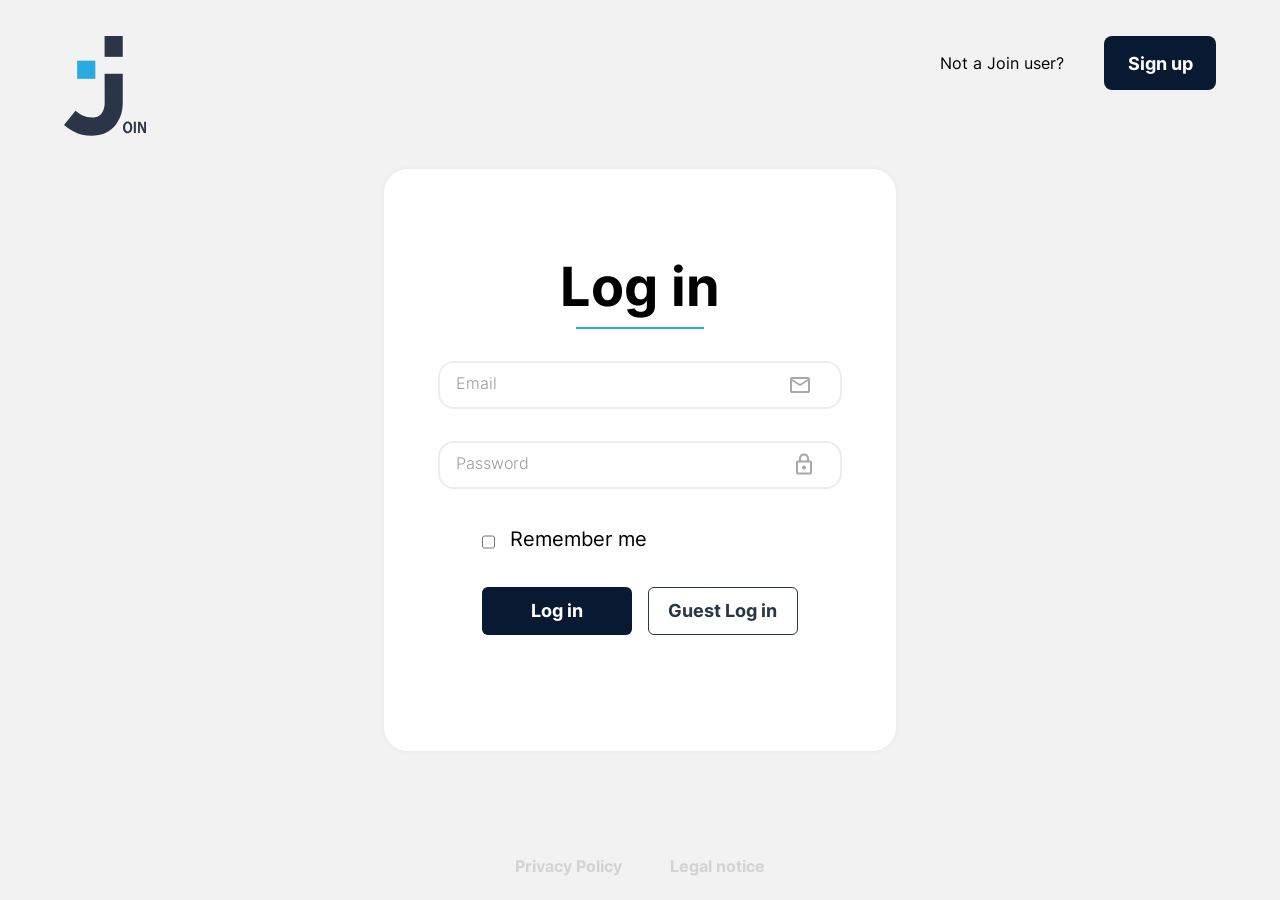
<file: index.html>
<!DOCTYPE html>
<html lang="en">

<head>
    <meta charset="UTF-8">
    <meta name="viewport" content="width=device-width, initial-scale=1.0">
    <link rel="stylesheet" href="style.css">
    <link rel="stylesheet" href="css_styles/login_style.css">
    <link rel="icon" type="image/x-icon" href="./assets/images/join.svg">
    <link rel="stylesheet" href="fonts.css">
    <script src="js/classes/user.class.js"></script>
    <script src="js/remoteStorage.js"></script>
    <script src="js/userLogin.js"></script>
    <title>Gruppenarbeit Join</title>
</head>

<body onload="init()">
    <section class="login-content">
        <span id="invalid" class="popup-text">User not found</span>
        <span id="valid" class="popup-text">Login successfull !</span>
        <div class="header">
            <img class="join-logo join-logo-animation" src="assets/images/Join_Logo_Login.svg">
            <div class="header-right o0 invis-visible-animation">
                <p>Not a Join user?</p>
                <a href="registration.html" class="sign-up-btn">Sign up</a>
            </div>
        </div>
        <div class="form o0 invis-visible-animation">
            <h1>Log in</h1>
            <div class="decoline"></div>
            <form class="login-form" onsubmit="login(); return false">
                <input class="input-style email-styling" id="email" required type="email" placeholder="Email">
                <div class="fish-eye-div">
                    <input onkeydown="toggleFishEye()" class="input-style pw-styling" id="password" required
                        type="password" placeholder="Password">
                    <button onclick="togglePasswordVisibility('password')" type="button" id="fishBtn"
                        class="fish-eye-btn"><img id="fishBtnImg" src="assets/images/lock.svg"></button>
                </div><br>
                <div class="checkbox">
                    <input type="checkbox" name="remember-me" id="rememberMe">
                    <p>Remember me</p>
                </div>
                <div class="btns">
                    <button class="login-btn">Log in</button>
                    <button type="button" onclick="guestLogin()" class="guest-login-btn">Guest Log in</button>
                </div>
            </form>
        </div>
        <div class="mobile-sign-up o0 invis-visible-animation">
            <p>Not a Join user?</p>
            <a href="registration.html" class="sign-up-btn">Sign up</a>
        </div>
        <div class="footer o0 invis-visible-animation">
            <a href="plainPolicy.html">Privacy Policy</a>
            <a href="plainLNotice.html">Legal notice</a>
        </div>
    </section>
</body>

</html>
</file>
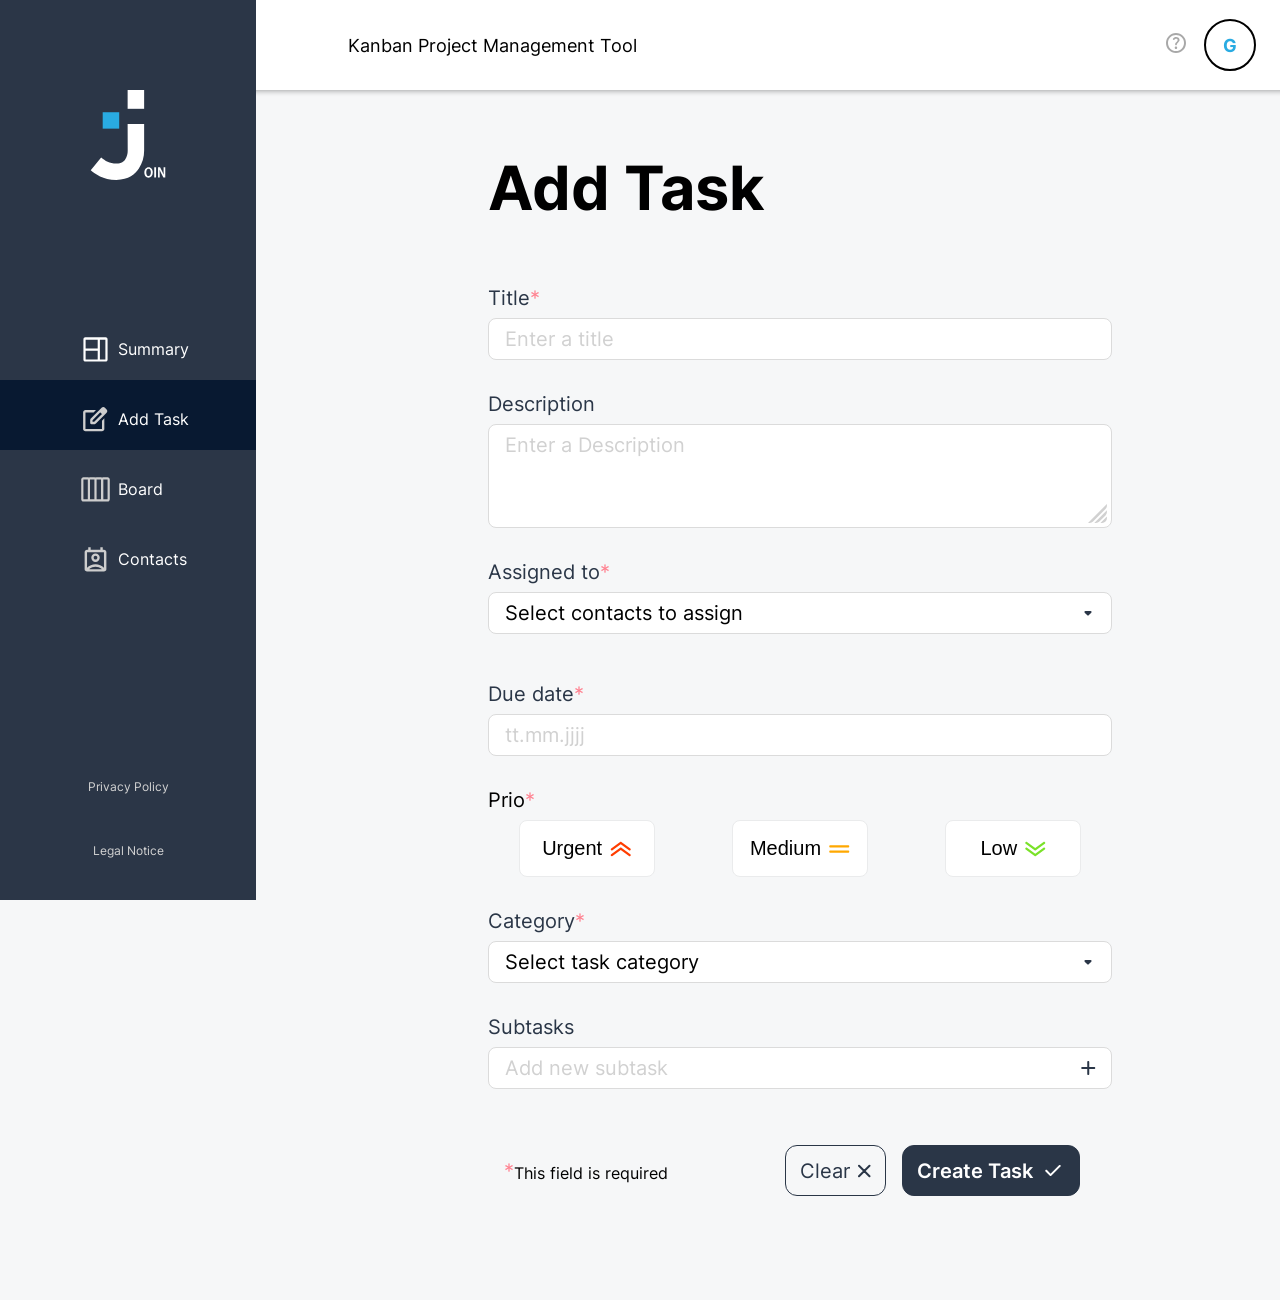
<file: addTask.html>
<!DOCTYPE html>
<html lang="en">

<head>
    <meta charset="UTF-8">
    <meta name="viewport" content="width=device-width, initial-scale=1.0">
    <title>Add Task</title>
    <link rel="icon" type="image/x-icon" href="./assets/images/join.svg">
    <link rel="stylesheet" href="fonts.css">
    <link rel="stylesheet" href="./css_styles/sidebar_style.css">
    <link rel="stylesheet" href="./css_styles/header_style.css">
    <link rel="stylesheet" href="./css_styles/addContactForm_style.css">
    <link rel="stylesheet" href="./css_styles/summary_style.css">
    <link rel="stylesheet" href="./css_styles/contacts_style.css">
    <link rel="stylesheet" href="./css_styles/addTask_style.css">
    <link rel="stylesheet" href="style.css">
    <script src="js/classes/contact.class.js"></script>
    <script src="js/contacts.js"></script>
    <script src="script.js"></script>
    <script src="js/remoteStorage.js"></script>
    <script src="js/classes/task.class.js"></script>
    <script src="js/subtasks.js"></script>
    <script src="js/assigned_to.js"></script>
    <script src="js/add_task.js"></script>
    <script src="js/renderTaskLogic.js"></script>
    <script src="js/editTaskLogic.js"></script>
    <script src="js/board.js"></script>
</head>

<body class="addTaskOverflowHidden" onload="initAddTask('tasks')">
    <section class="content">
        <section class="add-contact d-none">
            <div w3-include-html="assets/templates/addContactForm.template.html"></div>
        </section>
        <div class="sidebar" w3-include-html="assets/templates/sideBar.template.html"></div>
        <section class="main-content">
            <div class="head" w3-include-html="assets/templates/header.template.html"></div>
            <div id="optionsPopup" class="header-options-popup invis"
                w3-include-html="assets/templates/headerOptions.template.html"></div>
            <div class="addTaskMain addTaskMediaQueryPadding">
                <div class="addTaskMediaQueryWidth" w3-include-html="assets/templates/addTask.template.html"></div>
            </div>
        </section>
    </section>
</body>

</html>
</file>
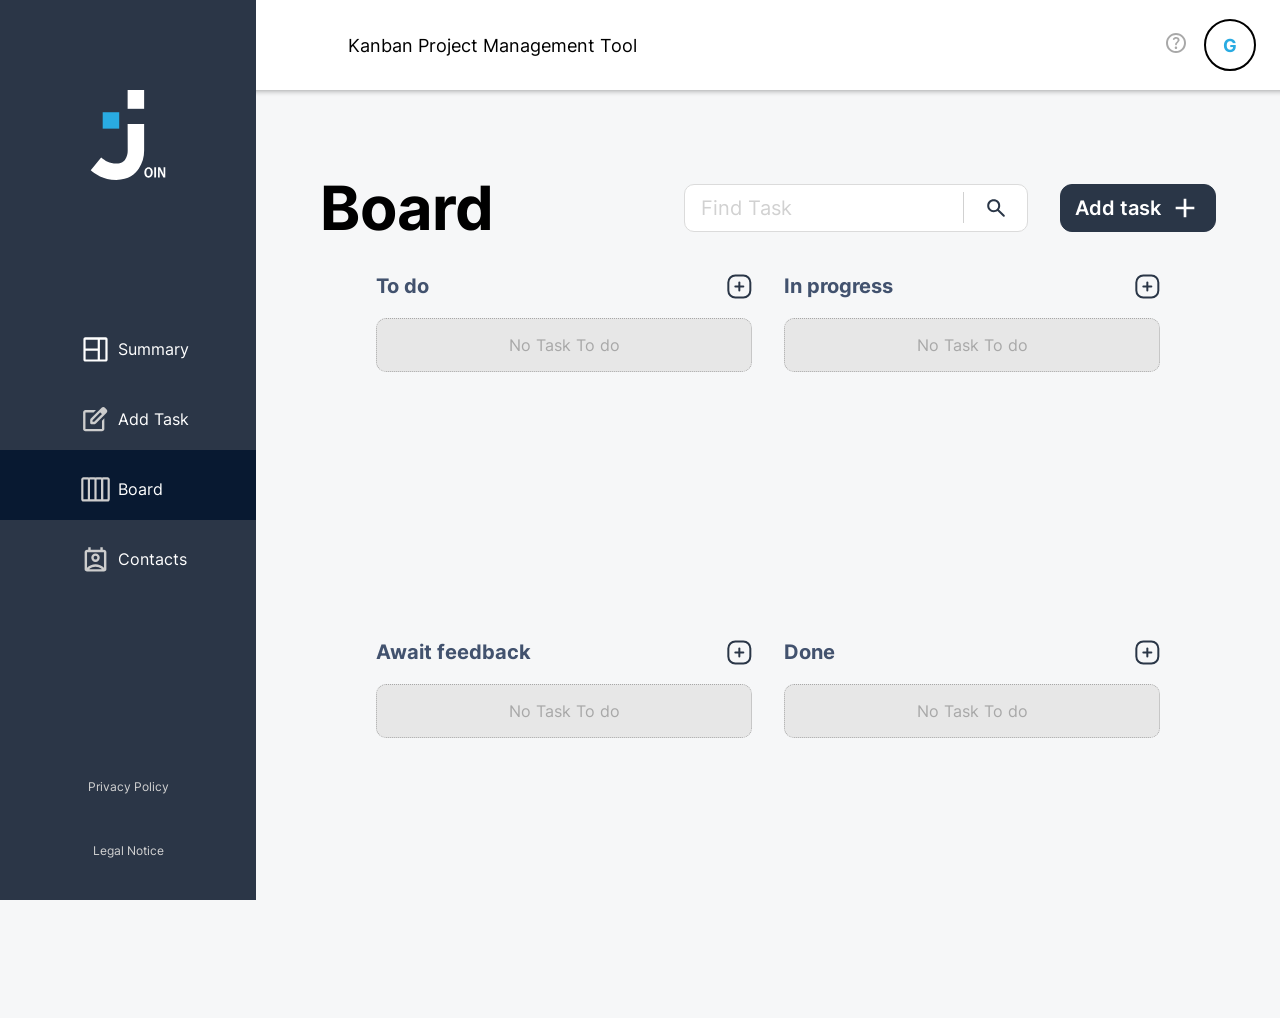
<file: board.html>
<!DOCTYPE html>
<html lang="en">

<head>
    <meta charset="UTF-8">
    <meta name="viewport" content="width=device-width, initial-scale=1.0">
    <title>Board</title>
    <link rel="icon" type="image/x-icon" href="./assets/images/join.svg">
    <link rel="stylesheet" href="fonts.css">
    <link rel="stylesheet" href="./css_styles/sidebar_style.css">
    <link rel="stylesheet" href="./css_styles/header_style.css">
    <link rel="stylesheet" href="./css_styles/addContactForm_style.css">
    <link rel="stylesheet" href="./css_styles/summary_style.css">
    <link rel="stylesheet" href="./css_styles/contacts_style.css">
    <link rel="stylesheet" href="./css_styles/addTask_style.css">
    <link rel="stylesheet" href="./css_styles/board_style.css">
    <link rel="stylesheet" href="./css_styles/boardForm_style.css">
    <link rel="stylesheet" href="style.css">
    <script src="script.js"></script>
    <script src="js/classes/contact.class.js"></script>
    <script src="js/classes/task.class.js"></script>
    <script src="js/remoteStorage.js"></script>
    <script src="js/subtasks.js"></script>
    <script src="js/assigned_to.js"></script>
    <script src="js/add_task.js"></script>
    <script src="js/contacts.js"></script>
    <script src="js/renderTaskLogic.js"></script>
    <script src="js/editTaskLogic.js"></script>
    <script src="js/board.js"></script>
</head>

<body onload="initBoard('board')">
    <section class="content">
        <section class="add-contact d-none">
            <div w3-include-html="assets/templates/addContactForm.template.html"></div>
        </section>
        <div class="sidebar" w3-include-html="assets/templates/sideBar.template.html"></div>
        <section class="main-content">
            <div class="head" w3-include-html="assets/templates/header.template.html"></div>
            <div id="optionsPopup" class="header-options-popup invis"
                w3-include-html="assets/templates/headerOptions.template.html"></div>
            <section class="board">

                <div class="headerBoard">
                    <h1>Board</h1>
                    <div class="headerFlex">
                        <div class="input-container">
                            <div class="input-wrapper">
                                <input id="searchInput" placeholder="Find Task" type="text">
                                <div class="border-left"></div>
                                <img class="input-icon" id="searchImg" src="assets/images/search.svg" alt="">
                            </div>
                        </div>
                        <button onclick="openModal('todo')" class="addTaskBtn createBtn">
                            <span>Add task</span>
                            <img src="assets/images/add_task_plus.svg" alt="">
                        </button>
                    </div>
                </div>
                <div class="status">

                    <div class="dynamicDisplayFlex">
                        <div class="d-flex">
                            <div class="test2">
                                <p class="status-text">To do</p>
                                <div>
                                    <div onclick="openModal('todo')" class="popup-container">
                                        <img class="standardImg" src="assets/images/plus_button.svg" alt="">
                                        <img class="hoverImg" src="assets/images/plus_button_blue.svg" alt="">
                                    </div>
                                </div>
                            </div>
                            <div class="test">
                                <div id="noTodo" class="no-to-do">
                                    <p>No Task To do</p>
                                </div>
                            </div>
                            <div draggable="true" id="todo" class="newTask" ondrop="moveTo('todo')"
                                ondragover="allowDrop(event)"></div>
                        </div>

                        <div class="d-flex">
                            <div class="test2">
                                <p class="status-text">In progress</p>
                                <div class="popup-container">
                                    <img class="standardImg" src="assets/images/plus_button.svg" alt="">
                                    <img class="hoverImg" src="assets/images/plus_button_blue.svg" alt=""
                                        onclick="openModal('inProgress')">
                                </div>
                            </div>
                            <div class="test">
                                <div id="noProgress" class="no-to-do">
                                    <p>No Task To do</p>
                                </div>
                            </div>
                            <div draggable="true" id="inProgress" class="newTask" ondrop="moveTo('inProgress')"
                                ondragover="allowDrop(event)"></div>
                        </div>
                    </div>

                    <div class="dynamicDisplayFlex">
                        <div class="d-flex">
                            <div class="test2">
                                <p class="status-text">Await feedback</p>
                                <div class="popup-container">
                                    <img class="standardImg" src="assets/images/plus_button.svg" alt="">
                                    <img class="hoverImg" src="assets/images/plus_button_blue.svg" alt=""
                                        onclick="openModal('awaitFeedback')">
                                </div>
                            </div>
                            <div class="test">
                                <div id="noFeedback" class="no-to-do">
                                    <p>No Task To do</p>
                                </div>
                            </div>
                            <div draggable="true" id="awaitFeedback" class="newTask" ondrop="moveTo('awaitFeedback')"
                                ondragover="allowDrop(event)"></div>
                        </div>

                        <div class="d-flex">
                            <div class="test2">
                                <p class="status-text">Done</p>
                                <div class="popup-container">
                                    <img class="standardImg" src="assets/images/plus_button.svg" alt="">
                                    <img class="hoverImg" src="assets/images/plus_button_blue.svg" alt=""
                                        onclick="openModal('done')">
                                </div>
                            </div>
                            <div class="test">
                                <div id="noDone" class="no-to-do">
                                    <p>No Task To do</p>
                                </div>
                            </div>
                            <div draggable="true" id="done" class="newTask" ondrop="moveTo('done')"
                                ondragover="allowDrop(event)"></div>
                        </div>
                    </div>

                </div>
                <div class="modal" id="myModal">
                    <div class="modal-content">
                        <div class="add-task-board" w3-include-html="assets/templates/addTask.template.html">
                        </div>
                    </div>
                </div>

                <div id="customModal" class="task">
                </div>
            </section>
</body>

</html>
</file>
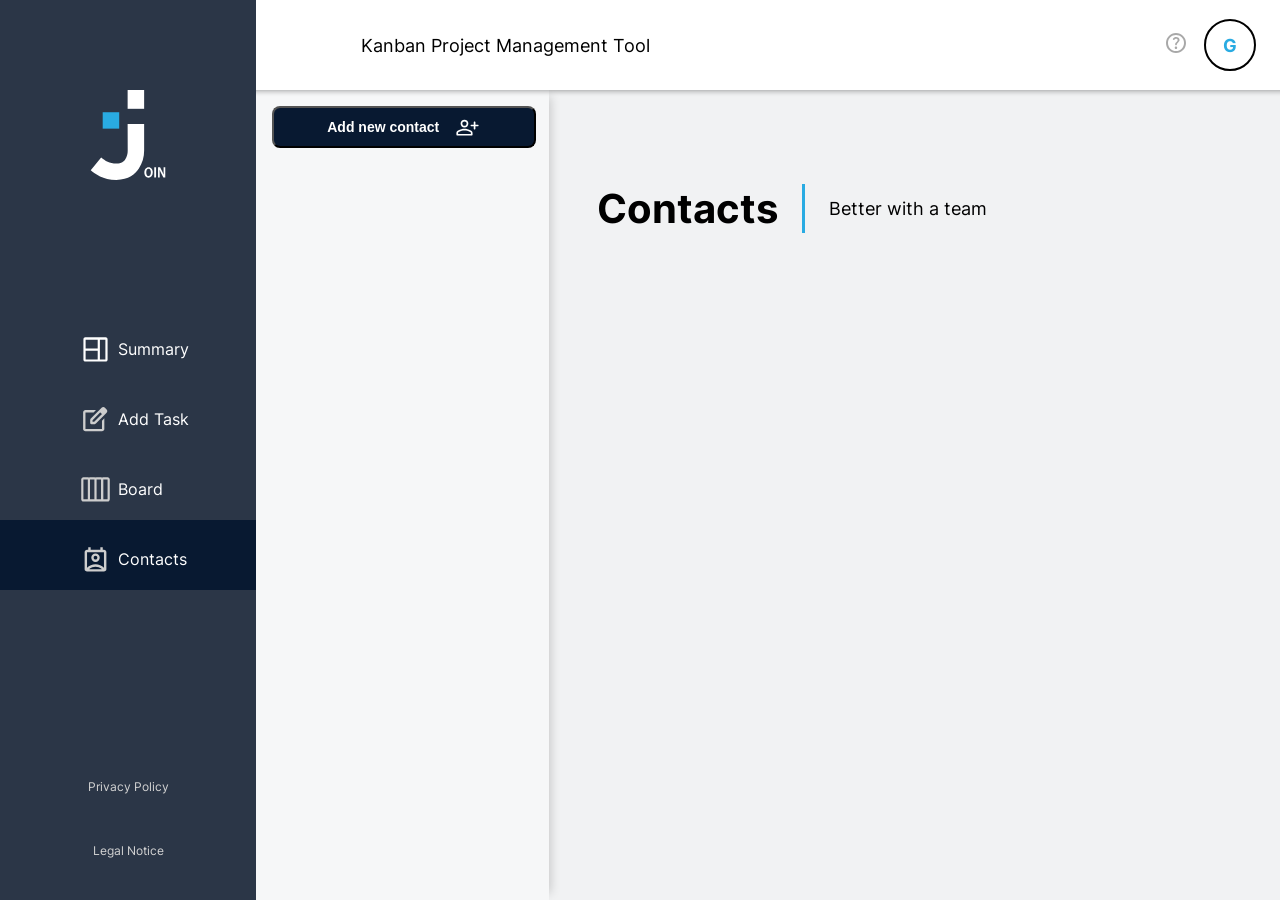
<file: contacts.html>
<!DOCTYPE html>
<html lang="en">

<head>
    <meta charset="UTF-8">
    <meta name="viewport" content="width=device-width, initial-scale=1.0">
    <link rel="icon" type="image/x-icon" href="./assets/images/join.svg">
    <link rel="stylesheet" href="fonts.css">
    <link rel="stylesheet" href="css_styles/sidebar_style.css">
    <link rel="stylesheet" href="css_styles/contacts_style.css">
    <link rel="stylesheet" href="css_styles/header_style.css">
    <link rel="stylesheet" href="css_styles/addContactForm_style.css">
    <link rel="stylesheet" href="style.css">
    <script src="js/classes/contact.class.js"></script>
    <script src="script.js"></script>
    <script src="js/remoteStorage.js"></script>
    <script src="js/contacts.js"></script>
    <title>Contacts</title>
</head>

<body onload="init('contactsSection')">

    <!--experimentell-->
    <section class="add-contact d-none">
        <div w3-include-html="assets/templates/addContactForm.template.html"></div>
    </section>
    <!--experimentell-->
    <section class="edit-contact d-none">
        <div w3-include-html="assets/templates/editContactForm.template.html"></div>
    </section>
    <section class="content">
        <div class="sidebar" w3-include-html="assets/templates/sideBar.template.html"></div>
        <section class="main-content">
            <div class="head" w3-include-html="assets/templates/header.template.html"></div>
            <div id="optionsPopup" class="header-options-popup invis"
                w3-include-html="assets/templates/headerOptions.template.html"></div>
            <div class="contactbook-section">
                <div id="contactBook" class="contactbook">
                    <div class="sticky-btn">
                        <button onclick="openContactForm()">Add new contact<img
                                src="assets/images/person_add.svg"></button>
                    </div>
                    <div class="contactbook-alignment" w3-include-html="assets/templates/contactbook.template.html">
                    </div>
                    <div class="mobile-add-contact" onclick="openContactForm()">
                        <img src="assets/images/person_add.svg">
                    </div>
                </div>
                <div id="contactBookInfo" class="contactbook-info mobile-sight">
                    <div onclick="showContactBookMobile()" class="mobile-back-btn">
                        <img src="assets/images/arrow-left-line.svg">
                    </div>
                    <div class="heading-row">
                        <h1>Contacts</h1>
                        <p class="ml24">Better with a team</p>
                        <div class="mobile-info-border"></div>
                    </div>
                    <div id="infoContent" class="info-content">
                        <div id="infoHead" class="info-head"></div>
                        <div id="contactInformation" class="mt24"></div>
                    </div>
                    <div class="mobile-add-contact" onclick="openEditMobilePopup(event)">
                        <img src="assets/images/more_vert.svg">
                    </div>
                    <div id="editDeleteMobile" class="edit-delete-mobile-popup invis">
                    </div>
                </div>
            </div>
        </section>
    </section>

</body>

</html>
</file>
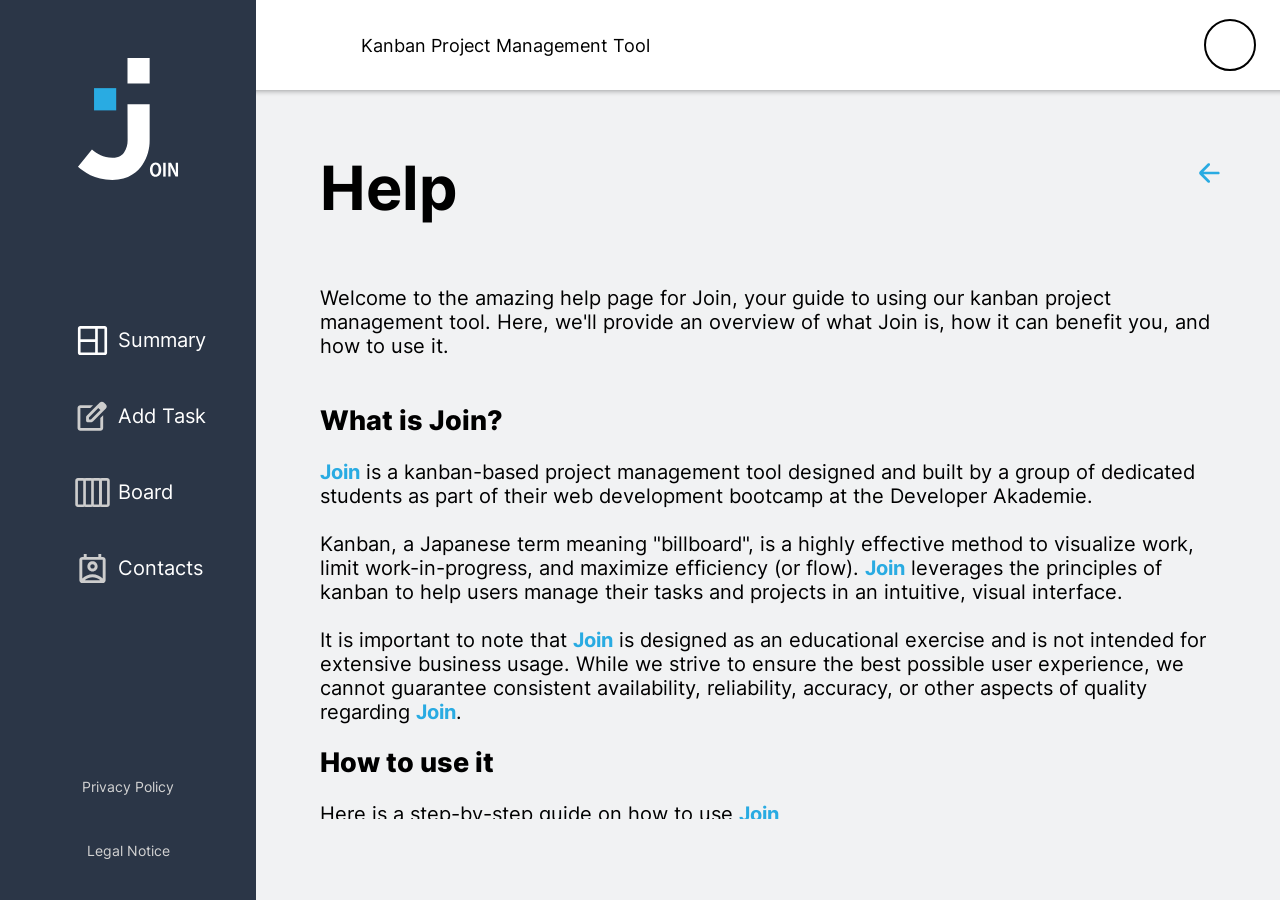
<file: help.html>
<!DOCTYPE html>
<html lang="en">

<head>
    <meta charset="UTF-8">
    <meta name="viewport" content="width=device-width, initial-scale=1.0">
    <link rel="icon" type="image/x-icon" href="./assets/images/join.svg">
    <link rel="stylesheet" href="fonts.css">
    <link rel="stylesheet" href="./css_styles/pPolicyLNotice_style.css">
    <link rel="stylesheet" href="./css_styles/sidebar_style.css">
    <link rel="stylesheet" href="./css_styles/header_style.css">
    <link rel="stylesheet" href="style.css">
    <script src="script.js"></script>
    <script src="js/policyNotice.js"></script>
    <title>Help</title>
</head>

<body onload="initHelp()">
    <section class="content">
        <div class="sidebar" w3-include-html="assets/templates/sideBar.template.html"></div>
        <section class="main-content">
            <div class="head" w3-include-html="assets/templates/header.template.html"></div>
            <div class="policy">
                <div class="policy-content">
                    <div onclick="history.back()" class="heading-agb">
                        <h1>Help</h1>
                        <div class="back-btn">
                            <img src="./assets/images/arrow-left-line.svg">
                        </div>
                    </div>
                    <p>Welcome to the amazing help page for Join, your guide to using our kanban project management
                        tool. Here,
                        we'll provide an overview of what Join is, how it can benefit you, and how to use it.</p><br>
                    <h2 class="bold">What is Join?</h2>
                    <p><b>Join</b> is a kanban-based project management tool designed and built by a group of dedicated
                        students as part of their web development bootcamp at the Developer Akademie. <br> <br>

                        Kanban, a Japanese term meaning "billboard", is a highly effective method to visualize work,
                        limit
                        work-in-progress, and maximize efficiency (or flow). <b>Join</b> leverages the principles of
                        kanban to
                        help users manage their tasks and projects in an intuitive, visual interface. <br> <br>

                        It is important to note that <b>Join</b> is designed as an educational exercise and is not
                        intended for extensive business
                        usage. While we strive to ensure the best possible user experience, we cannot guarantee
                        consistent availability, reliability, accuracy, or other aspects of quality regarding
                        <b>Join</b>.
                    </p>
                    <h2 class="bold">How to use it</h2>
                    <p class="mb32">Here is a step-by-step guide on how to use <b>Join</b></p>
                    <div class="list">
                        <h3>1.</h3>
                        <div class="list-content">
                            <h4>Exploring the Board</h4>
                            <p>When you log in to <b>Join</b>, you'll find a default board. This board
                                represents your project and contains four default lists: "To Do", "In Progress", “Await
                                feedback” and "Done".
                            </p>
                        </div>
                    </div>
                    <div class="list">
                        <h3>2.</h3>
                        <div class="list-content">
                            <h4>Creating Contacts</h4>
                            <p>In <b>Join</b>, you can add contacts to collaborate on your projects. Go to the
                                "Contacts"
                                section, click on "New contact", and fill in the required information. Once added, these
                                contacts can be assigned tasks and they can interact with the tasks on the board..
                            </p>
                        </div>
                    </div>
                    <div class="list">
                        <h3>3.</h3>
                        <div class="list-content">
                            <h4>Adding Cards</h4>
                            <p>Now that you've added your contacts, you can start adding cards. Cards represent
                                individual tasks. Click the "+" button under the appropriate list to create a new card.
                                Fill in the task details in the card, like task name, description, due date, assignees,
                                etc.
                            </p>
                        </div>
                    </div>
                    <div class="list">
                        <h3>4.</h3>
                        <div class="list-content">
                            <h4>Moving Cards</h4>
                            <p>As the task moves from one stage to another, you can reflect that on the board by
                                dragging and dropping the card from one list to another.
                            </p>
                        </div>
                    </div>
                    <div class="list">
                        <h3>5.</h3>
                        <div class="list-content">
                            <h4>Deleting Cards</h4>
                            <p>Once a task is completed, you can either move it to the "Done" list or delete it.
                                Deleting a card will permanently remove it from the board. Please exercise caution when
                                deleting cards, as this action is irreversible.
                                <br>
                                Remember that using <b>Join</b> effectively requires consistent updates from you and
                                your team
                                to ensure the board reflects the current state of your project.
                                <br>
                                Have more questions about <b>Join</b>? Feel free to contact us at [Your Contact Email].
                                We're
                                here to help you!
                            </p>
                        </div>
                    </div>
                    <h2 class="bold">Enjoy using Join!</h2>
                </div>
            </div>
        </section>
</body>

</html>
</file>
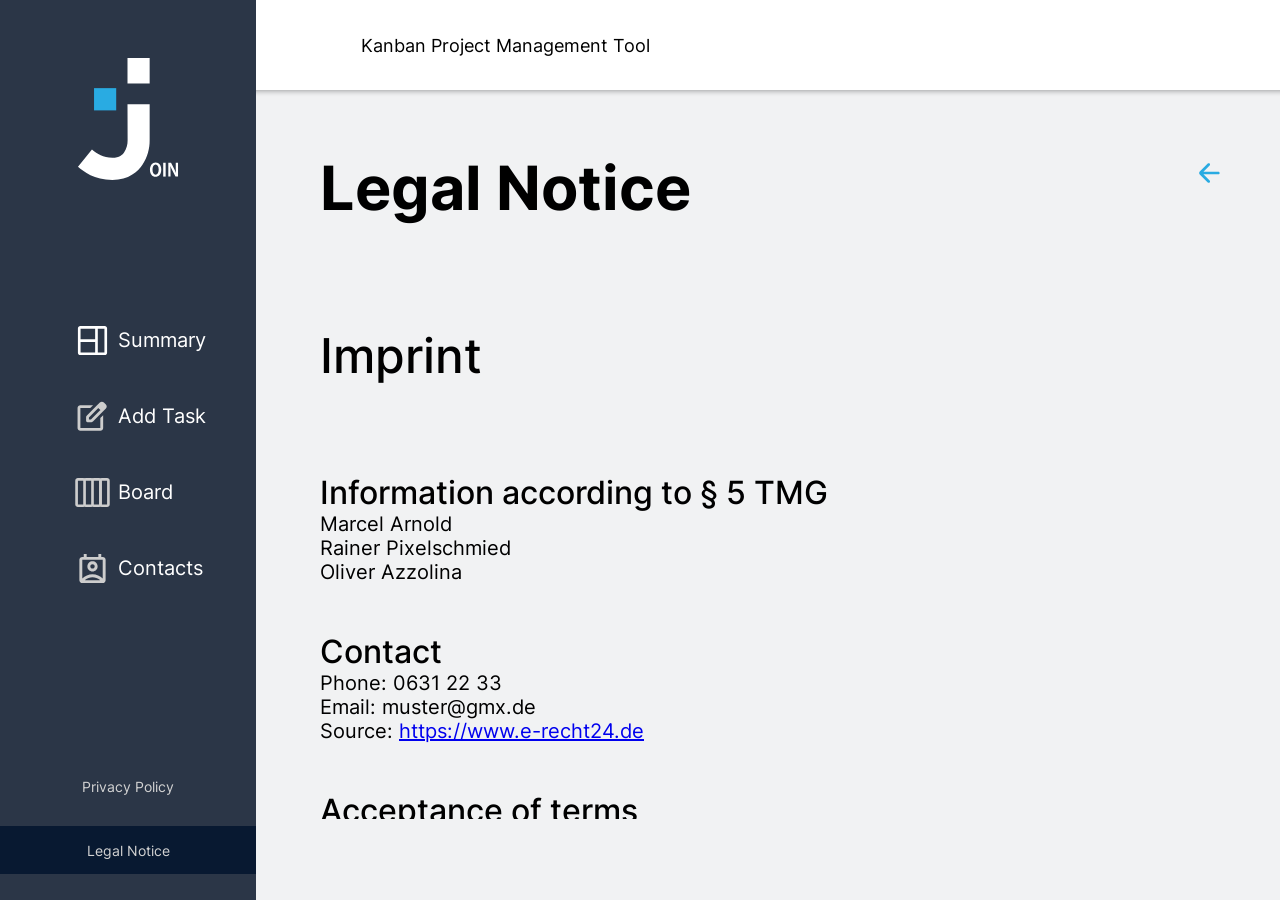
<file: legalNotice.html>
<!DOCTYPE html>
<html lang="en">

<head>
    <meta charset="UTF-8">
    <meta name="viewport" content="width=device-width, initial-scale=1.0">
    <link rel="icon" type="image/x-icon" href="./assets/images/join.svg">
    <link rel="stylesheet" href="fonts.css">
    <link rel="stylesheet" href="./css_styles/pPolicyLNotice_style.css">
    <link rel="stylesheet" href="./css_styles/sidebar_style.css">
    <link rel="stylesheet" href="./css_styles/header_style.css">
    <link rel="stylesheet" href="style.css">
    <script src="script.js"></script>
    <script src="js/policyNotice.js"></script>
    <title>Legal notice</title>
</head>

<body onload="init('lNotice')">
    <section class="content">
        <div class="sidebar" w3-include-html="assets/templates/sideBar.template.html"></div>
        <section class="main-content">
            <div class="head" w3-include-html="assets/templates/header.template.html"></div>
            <div class="policy">
                <div class="policy-content">
                    <div onclick="history.back()" class="heading-agb">
                        <h1>Legal Notice</h1>
                        <div class="back-btn">
                            <img src="./assets/images/arrow-left-line.svg">
                        </div>
                    </div>
                    <h2 class="h2-imprint">Imprint</h2>
                    <h3 class="h3-headlines">Information according to § 5 TMG</h3>
                    <p>Marcel Arnold<br />
                        Rainer Pixelschmied<br />
                        Oliver Azzolina<br />
                    </p>

                    <h3 class="h3-headlines">Contact</h3>
                    <p>Phone: 0631 22 33<br />
                        Email: muster@gmx.de</p>

                    <p>Source: <a href="https://www.e-recht24.de">https://www.e-recht24.de</a></p>


                    <h3 class="h3-headlines">Acceptance of terms</h3>
                    <p class="m0"> By accessing and using Join (Product), you acknowledge and agree to the following
                        terms and
                        conditions, and any policies, guidelines, or amendments thereto that may be presented to you
                        from time to time. We, the listed students, may update or change the terms and conditions from
                        time to time without notice.
                    </p>
                    <h3 class="h3-headlines">Scope and ownership of the product</h3>
                    <p class="m0"><b>Join</b> has been developed as part of a student group
                        project in a web development bootcamp at the <b>Developer Akademie GmbH</b>. It has an
                        educational
                        purpose and is not intended for extensive personal & business usage. As such, we cannot
                        guarantee consistent availability, reliability, accuracy, or any other aspect of quality
                        regarding this Product. <br>
                        <br>
                        The design of <b>Join</b> is owned by <b>the Developer Akademie GmbH</b>. Unauthorized
                        use, reproduction, modification, distribution, or replication of the design is strictly
                        prohibited.
                    </p>
                    <h3 class="h3-headlines">Proprietary rights</h3>
                    <p class="m0">Aside from the design owned by <b>Developer Akademie GmbH</b>, we, the
                        listed students, retain all proprietary rights in <b>Join</b>, including any associated
                        copyrighted
                        material, trademarks, and other proprietary information.</p>
                    <h3 class="h3-headlines">Use of the product</h3>
                    <p class="m0"><b>Join</b> is intended to be used for lawful purposes only, in accordance
                        with all applicable laws and regulations. Any use of <b>Join</b> for illegal activities, or to
                        harass,
                        harm, threaten, or intimidate another person, is strictly prohibited. You are solely responsible
                        for your interactions with other users of <b>Join</b>.</p>
                    <h3 class="h3-headlines">Disclaimer of warranties and limitation of liability</h3>
                    <p class="m0"><b>Join</b> is provided "as is" without
                        warranty of any kind, whether express or implied, including but not limited to the implied
                        warranties of merchantability, fitness for a particular purpose, and non-infringement. In no
                        event will we, the listed students, or the <b>Developer Akademie</b>, be liable for any direct,
                        indirect, incidental, special, consequential or exemplary damages, including but not limited to,
                        damages for loss of profits, goodwill, use, data, or other intangible losses, even if we have
                        been advised of the possibility of such damages, arising out of or in connection with the use or
                        performance of <b>Join</b>.</p>
                    <h3 class="h3-headlines">Indemnity</h3>
                    <p class="m0">
                        You agree to indemnify, defend and hold harmless us, the listed students, the <b>
                            Developer Akademie</b>, and our affiliates, partners, officers, directors, agents, and
                        employees,
                        from and against any claim, demand, loss, damage, cost, or liability (including reasonable legal
                        fees) arising out of or relating to your use of <b>Join</b> and/or your breach of this Legal
                        Notice. <br>
                        <br>
                        For any questions or notices, please contact us at <a href="mailto:">muster@mail.de</a> . <br>
                        <br>
                        Date: April 1, 2024
                    </p>
                </div>
            </div>
        </section>
</body>

</html>
</file>
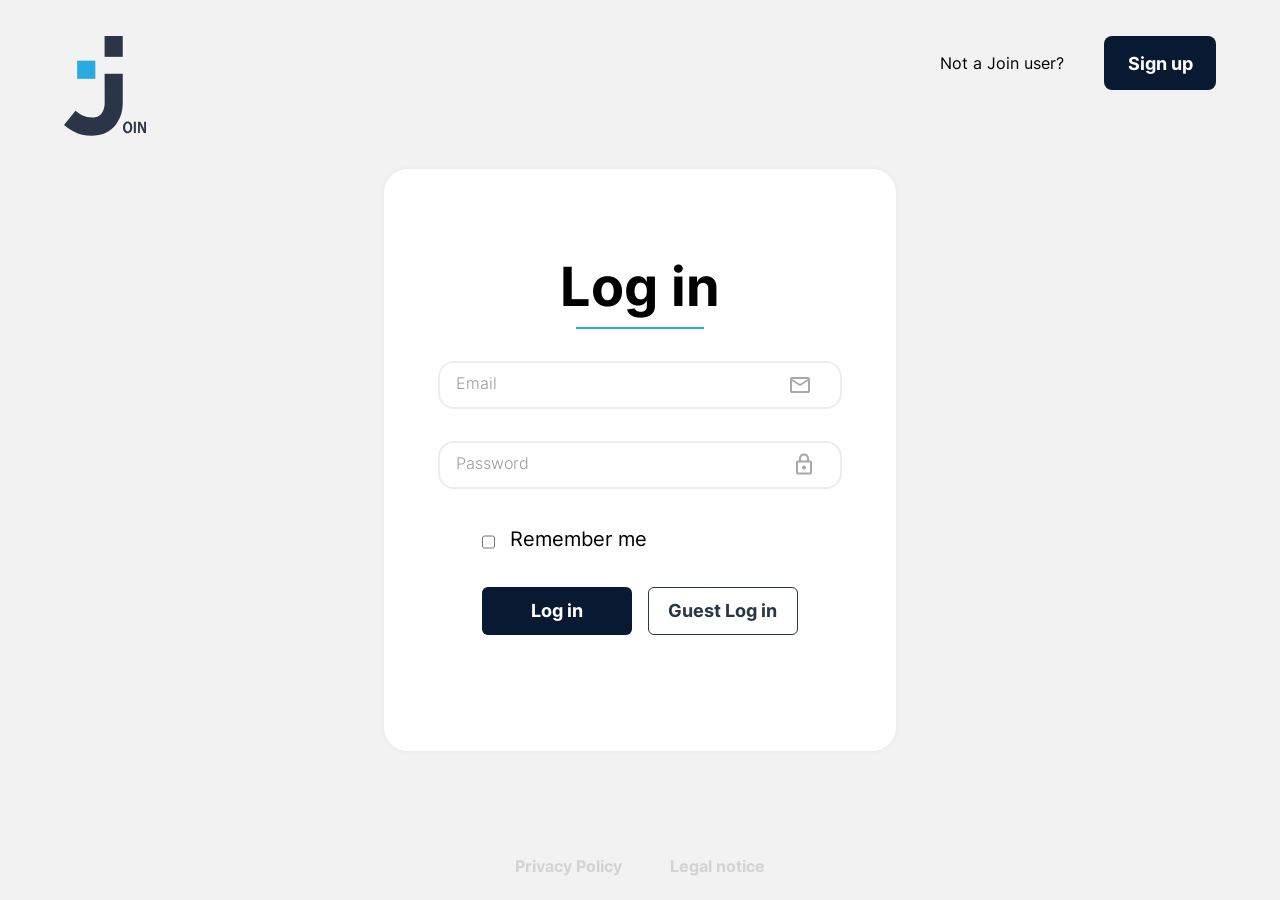
<file: login_index.html>
<!DOCTYPE html>
<html lang="en">

<head>
    <meta charset="UTF-8">
    <meta name="viewport" content="width=device-width, initial-scale=1.0">
    <link rel="stylesheet" href="style.css">
    <link rel="stylesheet" href="css_styles/login_style.css">
    <link rel="icon" type="image/x-icon" href="./assets/images/join.svg">
    <link rel="stylesheet" href="fonts.css">
    <script src="js/classes/user.class.js"></script>
    <script src="js/remoteStorage.js"></script>
    <script src="js/userLogin.js"></script>
    <title>Login</title>
</head>

<body onload="init()">
    <section class="login-content">
        <span id="invalid" class="popup-text">User not found</span>
        <span id="valid" class="popup-text">Login successfull !</span>
        <div class="header">
            <img class="join-logo join-logo-animation" src="assets/images/Join_Logo_Login.svg">
            <div class="header-right o0 invis-visible-animation">
                <p>Not a Join user?</p>
                <a href="registration.html" class="sign-up-btn">Sign up</a>
            </div>
        </div>
        <div class="form o0 invis-visible-animation">
            <h1>Log in</h1>
            <div class="decoline"></div>
            <form class="login-form" onsubmit="login(); return false">
                <input class="input-style email-styling" id="email" required type="email" placeholder="Email">
                <div class="fish-eye-div">
                    <input onkeydown="toggleFishEye()" class="input-style pw-styling" id="password" required
                        type="password" placeholder="Password">
                    <button onclick="togglePasswordVisibility('password')" type="button" id="fishBtn"
                        class="fish-eye-btn"><img id="fishBtnImg" src="assets/images/lock.svg"></button>
                </div><br>
                <div class="checkbox">
                    <input type="checkbox" name="remember-me" id="rememberMe">
                    <p>Remember me</p>
                </div>
                <div class="btns">
                    <button class="login-btn">Log in</button>
                    <button type="button" onclick="guestLogin()" class="guest-login-btn">Guest Log in</button>
                </div>
            </form>
        </div>
        <div class="mobile-sign-up o0 invis-visible-animation">
            <p>Not a Join user?</p>
            <a href="registration.html" class="sign-up-btn">Sign up</a>
        </div>
        <div class="footer o0 invis-visible-animation">
            <a href="plainPolicy.html">Privacy Policy</a>
            <a href="plainLNotice.html">Legal notice</a>
        </div>
    </section>
</body>

</html>
</file>
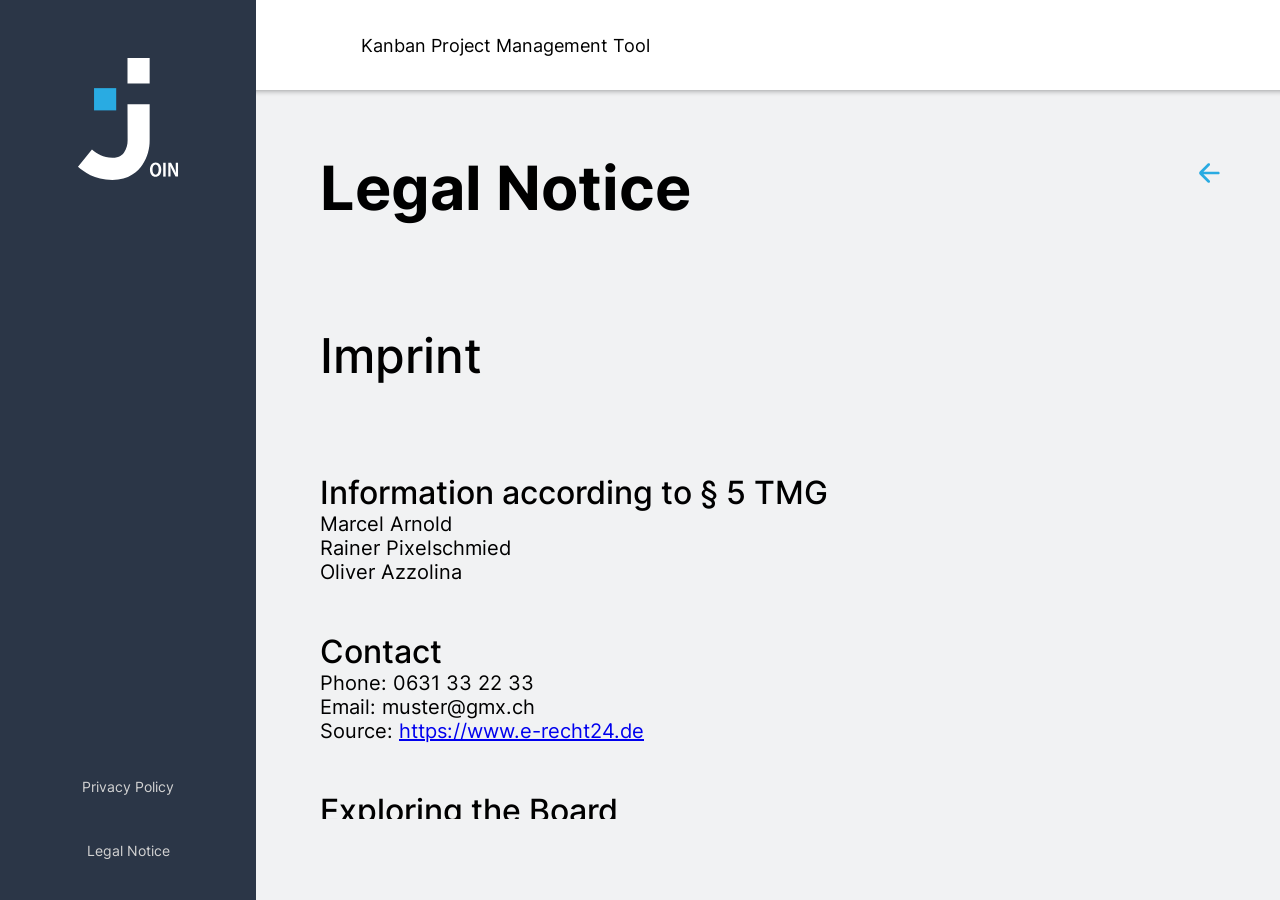
<file: plainLNotice.html>
<!DOCTYPE html>
<html lang="en">

<head>
    <meta charset="UTF-8">
    <meta name="viewport" content="width=device-width, initial-scale=1.0">
    <link rel="icon" type="image/x-icon" href="./assets/images/join.svg">
    <link rel="stylesheet" href="fonts.css">
    <link rel="stylesheet" href="./css_styles/pPolicyLNotice_style.css">
    <link rel="stylesheet" href="./css_styles/sidebar_style.css">
    <link rel="stylesheet" href="./css_styles/header_style.css">
    <link rel="stylesheet" href="style.css">
    <script src="script.js"></script>
    <script src="js/policyNotice.js"></script>
    <title>Legal notice</title>
</head>

<body onload="initPlain()">
    <section class="content">
        <div class="sidebar" w3-include-html="assets/templates/sideBar.template.html"></div>
        <section class="main-content">
            <div class="head" w3-include-html="assets/templates/header.template.html"></div>
            <div class="policy">
                <div class="policy-content">
                    <div onclick="history.back()" class="heading-agb">
                        <h1>Legal Notice</h1>
                        <div class="back-btn">
                            <img src="./assets/images/arrow-left-line.svg">
                        </div>
                    </div>
                    <h2 class="h2-imprint">Imprint</h2>
                    <h3 class="h3-headlines">Information according to § 5 TMG</h3>
                    <p>Marcel Arnold<br />
                        Rainer Pixelschmied<br />
                        Oliver Azzolina<br />
                        

                    <h3 class="h3-headlines">Contact</h3>
                    <p>Phone: 0631 33 22 33<br />
                        Email: muster@gmx.ch</p>

                    <p>Source: <a href="https://www.e-recht24.de">https://www.e-recht24.de</a></p>

                    <h3 class="h3-headlines">Exploring the Board</h3>
                    <p class="m0">Email: sebastianwolff429@gmail.com</p>
                    <h3 class="h3-headlines">Acceptance of terms</h3>
                    <p class="m0"> By accessing and using Join (Product), you acknowledge and agree to the following
                        terms and
                        conditions, and any policies, guidelines, or amendments thereto that may be presented to you
                        from time to time. We, the listed students, may update or change the terms and conditions from
                        time to time without notice.
                    </p>
                    <h3 class="h3-headlines">Scope and ownership of the product</h3>
                    <p class="m0"><b>Join</b> has been developed as part of a student group
                        project in a web development bootcamp at the <b>Developer Akademie GmbH</b>. It has an
                        educational
                        purpose and is not intended for extensive personal & business usage. As such, we cannot
                        guarantee consistent availability, reliability, accuracy, or any other aspect of quality
                        regarding this Product. <br>
                        <br>
                        The design of <b>Join</b> is owned by <b>the Developer Akademie GmbH</b>. Unauthorized
                        use, reproduction, modification, distribution, or replication of the design is strictly
                        prohibited.
                    </p>
                    <h3 class="h3-headlines">Proprietary rights</h3>
                    <p class="m0">Aside from the design owned by <b>Developer Akademie GmbH</b>, we, the
                        listed students, retain all proprietary rights in <b>Join</b>, including any associated
                        copyrighted
                        material, trademarks, and other proprietary information.</p>
                    <h3 class="h3-headlines">Use of the product</h3>
                    <p class="m0"><b>Join</b> is intended to be used for lawful purposes only, in accordance
                        with all applicable laws and regulations. Any use of <b>Join</b> for illegal activities, or to
                        harass,
                        harm, threaten, or intimidate another person, is strictly prohibited. You are solely responsible
                        for your interactions with other users of <b>Join</b>.</p>
                    <h3 class="h3-headlines">Disclaimer of warranties and limitation of liability</h3>
                    <p class="m0"><b>Join</b> is provided "as is" without
                        warranty of any kind, whether express or implied, including but not limited to the implied
                        warranties of merchantability, fitness for a particular purpose, and non-infringement. In no
                        event will we, the listed students, or the <b>Developer Akademie</b>, be liable for any direct,
                        indirect, incidental, special, consequential or exemplary damages, including but not limited to,
                        damages for loss of profits, goodwill, use, data, or other intangible losses, even if we have
                        been advised of the possibility of such damages, arising out of or in connection with the use or
                        performance of <b>Join</b>.</p>
                    <h3 class="h3-headlines">Indemnity</h3>
                    <p class="m0">
                        You agree to indemnify, defend and hold harmless us, the listed students, the <b>
                            Developer Akademie</b>, and our affiliates, partners, officers, directors, agents, and
                        employees,
                        from and against any claim, demand, loss, damage, cost, or liability (including reasonable legal
                        fees) arising out of or relating to your use of <b>Join</b> and/or your breach of this Legal
                        Notice. <br>
                        <br>
                        For any questions or notices, please contact us at <a
                            href="mailto:">sebastianwolff429@gmail.com</a> . <br>
                        <br>
                        Date: July 26, 2023
                    </p>
                </div>
            </div>
        </section>
</body>

</html>
</file>
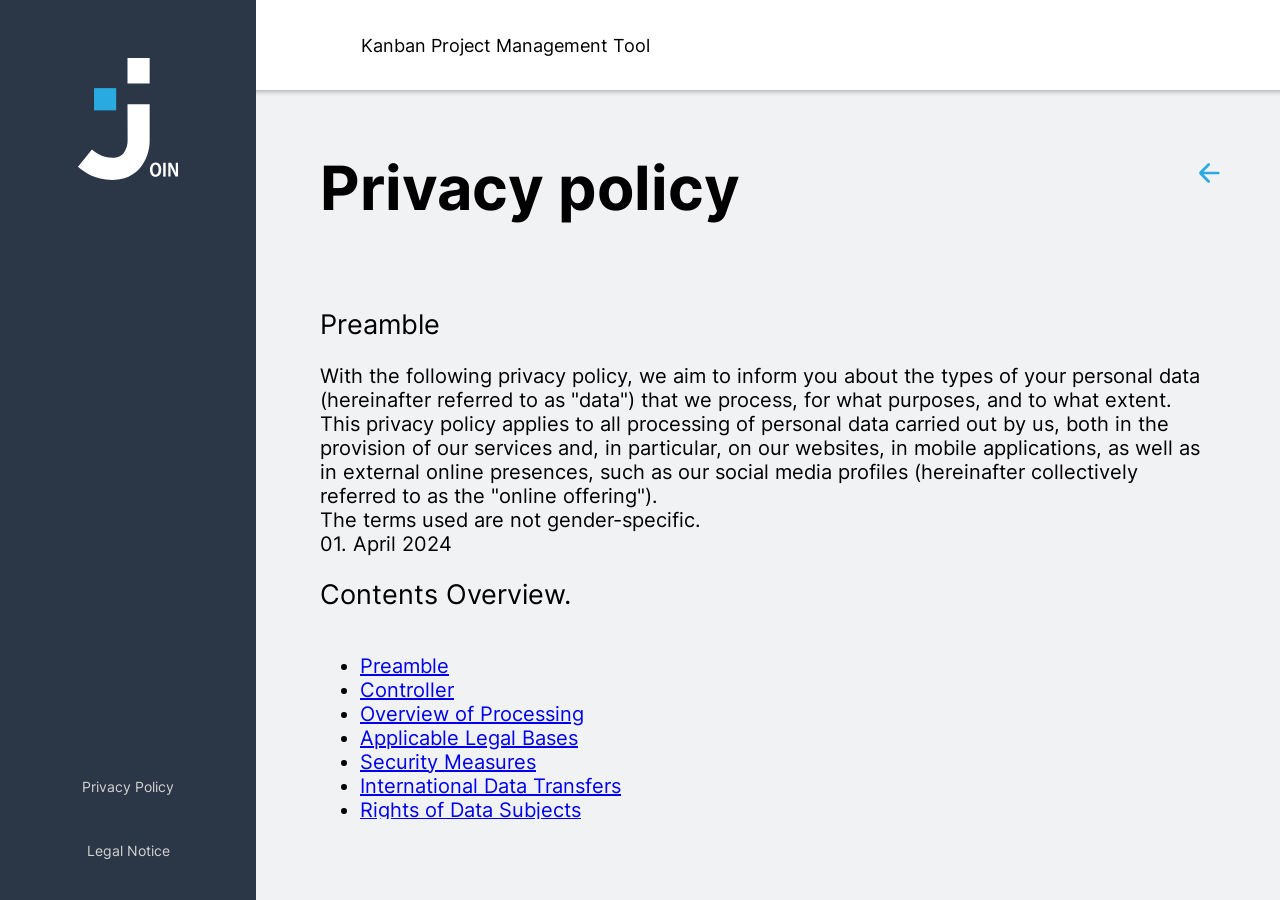
<file: plainPolicy.html>
<!DOCTYPE html>
<html lang="en">

<head>
    <meta charset="UTF-8">
    <meta name="viewport" content="width=device-width, initial-scale=1.0">
    <link rel="icon" type="image/x-icon" href="./assets/images/join.svg">
    <link rel="stylesheet" href="fonts.css">
    <link rel="stylesheet" href="./css_styles/pPolicyLNotice_style.css">
    <link rel="stylesheet" href="./css_styles/sidebar_style.css">
    <link rel="stylesheet" href="./css_styles/header_style.css">
    <link rel="stylesheet" href="style.css">
    <script src="script.js"></script>
    <script src="js/policyNotice.js"></script>
    <title>Privacy Policy</title>
</head>

<body onload="initPlain()">
    <section class="content">
        <div class="sidebar" w3-include-html="assets/templates/sideBar.template.html"></div>
        <section class="main-content">
            <div class="head" w3-include-html="assets/templates/header.template.html"></div>
            <div class="policy">
                <div class="policy-content">
                    <div class="heading-agb">
                        <h1>Privacy policy</h1>
                        <div onclick="history.back()" class="back-btn">
                            <img src="./assets/images/arrow-left-line.svg">
                        </div>
                    </div>
                    <h2 id="m716">Preamble</h2>
                    <p>With the following privacy policy, we aim to inform you about the types of your personal data
                        (hereinafter referred to as "data") that we process, for what purposes, and to what extent. This
                        privacy policy applies to all processing of personal data carried out by us, both in the
                        provision of our services and, in particular, on our websites, in mobile applications, as well
                        as in external online presences, such as our social media profiles (hereinafter collectively
                        referred to as the "online offering").</p>
                    <p>The terms used are not gender-specific.</p>

                    <p>01. April 2024</p>
                    <h2>Contents Overview.</h2>
                    <ul class="index">
                        <li><a class="index-link" href="#m716">Preamble</a></li>
                        <li><a class="index-link" href="#m3">Controller</a></li>
                        <li><a class="index-link" href="#mOverview">Overview of Processing</a></li>
                        <li><a class="index-link" href="#m2427">Applicable Legal Bases</a></li>
                        <li><a class="index-link" href="#m27">Security Measures</a></li>
                        <li><a class="index-link" href="#m24">International Data Transfers</a></li>
                        <li><a class="index-link" href="#m10">Rights of Data Subjects</a></li>
                        <li><a class="index-link" href="#m367">Registration, Login, and User Account</a></li>
                        <li><a class="index-link" href="#m182">Contact and Inquiry Management</a></li>
                        <li><a class="index-link" href="#m17">Newsletter and Electronic Notifications</a></li>
                        <li><a class="index-link" href="#m328">Plugins and Embedded Features and Content</a></li>
                        <li><a class="index-link" href="#m15">Amendment and Updating of the Privacy Policy</a></li>
                    </ul>
                    

                    <h2 id="mOverview">Overview of Processing</h2>
                    <p>The following overview summarizes the types of data processed and the purposes of their
                        processing and refers to the data subjects.</p>
                    <h3>Types of Processed Data</h3>
                    <ul>
                        <li>Inventory data.</li>
                        <li>Contact data.</li>
                        <li>Content data.</li>
                        <li>Usage data.</li>
                        <li>Meta, communication, and procedural data.</li>
                    </ul>
                    <h3>Categories of Data Subjects</h3>
                    <ul>
                        <li>Communication partners.</li>
                        <li>Users.</li>
                    </ul>
                    <h3>Purposes of Processing</h3>
                    <ul>
                        <li>Provision of contractual services and fulfillment of contractual obligations.</li>
                        <li>Contact inquiries and communication.</li>
                        <li>Security measures.</li>
                        <li>Direct marketing.</li>
                        <li>Management and response to inquiries.</li>
                        <li>Feedback.</li>
                        <li>Provision of our online offering and user-friendliness.</li>
                    </ul>
                    <h2 id="m2427">Applicable Legal Bases</h2>
                    <p><strong>Applicable legal bases under the GDPR: </strong>Below, you will find an overview of the
                        legal bases of the GDPR on which we process personal data. Please note that, in addition to the
                        provisions of the GDPR, national data protection regulations in your or our country of residence
                        or establishment may apply. Furthermore, if specific legal bases are applicable in individual
                        cases, we will inform you of these in the privacy policy.</p>
                    <ul>
                        <li><strong>Consent (Art. 6(1)(a) GDPR)</strong> The data subject has given consent to the
                            processing of their personal data for one or more specific purposes.</li>
                        <li><strong>Contractual Performance and Pre-contractual Inquiries (Art. 6(1)(b) GDPR)</strong>
                            Processing is necessary for the performance of a contract to which the data subject is a
                            party or for the execution of pre-contractual measures at the request of the data subject.
                        </li>
                        <li><strong>Legitimate Interests (Art. 6(1)(f) GDPR)</strong> Processing is necessary to
                            protect the legitimate interests of the controller or a third party, except where such
                            interests are overridden by the interests or fundamental rights and freedoms of the data
                            subject requiring the protection of personal data.</li>
                    </ul>
                    <p><strong>National Data Protection Regulations in Germany:</strong> In addition to the data
                        protection regulations of the GDPR, there are national data protection regulations in Germany.
                        This includes, in particular, the Law for the Protection against Misuse of Personal Data in Data
                        Processing (Bundesdatenschutzgesetz - BDSG). The BDSG contains specific provisions regarding the
                        right to information, the right to deletion, the right to object, the processing of special
                        categories of personal data, processing for other purposes, and transmission, as well as
                        automated decision-making on an individual basis, including profiling. Furthermore, state data
                        protection laws of individual federal states may also apply.</p>
                    <p><strong>Reference to the Applicability of GDPR and Swiss Data Protection Act:</strong> These data
                        protection notices serve both to provide information in accordance with the Swiss Federal Act on
                        Data Protection (Schweizer DSG) and the General Data Protection Regulation (GDPR). For this
                        reason, please note that, for the sake of broader spatial applicability and understanding, the
                        terms of the GDPR are used. In particular, the terms "processing" of "personal data,"
                        "legitimate interest," and "special categories of data" as used in the GDPR are used instead of
                        the terms used in the Swiss DSG. However, the legal meaning of these terms is determined within
                        the scope of the Swiss DSG's applicability in accordance with the Swiss DSG.
                    </p>

                    <h2 id="m27">Security Measures</h2>
                    <p>According to legal requirements and considering the state of the art, implementation costs, the
                        nature, scope, context, and purposes of processing, as well as the varying likelihood and
                        severity of risks to the rights and freedoms of natural persons, we implement suitable technical
                        and organizational measures to ensure a level of protection appropriate to the risk.</p>
                    <p>These measures include, in particular, securing the confidentiality, integrity, and availability
                        of data by controlling physical and electronic access to the data, as well as related access,
                        input, disclosure, availability, and separation. Additionally, we have established procedures to
                        ensure the exercise of data subject rights, data deletion, and responses to data breaches.
                        Furthermore, we consider data protection during the development or selection of hardware,
                        software, and processes, following the principles of data protection by design and by default.
                    </p>

                    <h2 id="m24">International Data Transfers</h2>
                    <p>Data Processing in Third Countries: If we process data in a third country (i.e., outside the
                        European Union (EU) or the European Economic Area (EEA)) or if processing occurs within the use
                        of third-party services or the disclosure or transmission of data to other individuals,
                        entities, or companies, it is done in accordance with legal requirements. If the data protection
                        level in the third country has been recognized through an adequacy decision (Art. 45 GDPR), this
                        serves as the basis for data transfers. Otherwise, data transfers only occur when the data
                        protection level is otherwise ensured, especially through standard contractual clauses (Art.
                        46(2)(c) GDPR), explicit consent, or in the case of contractual or legally required transfers
                        (Art. 49(1) GDPR). Additionally, we will inform you about the foundations of third-country
                        transfers with individual providers from the third country, with adequacy decisions being the
                        primary basis. Information about third-country transfers and existing adequacy decisions can be
                        found in the offering of the EU Commission: <a
                            href="https://ec.europa.eu/info/law/law-topic/data-protection/international-dimension-data-protection_en"
                            target="_blank">https://ec.europa.eu/info/law/law-topic/data-protection/international-dimension-data-protection_en.</a>
                    </p>

                    <p>EU-US Trans-Atlantic Data Privacy Framework: Within the framework of the so-called "Data Privacy
                        Framework" (DPF), the EU Commission has also recognized the data protection level as safe for
                        certain companies in the USA through an adequacy decision dated July 10, 2023. The list of
                        certified companies and further information about the DPF can be found on the website of the
                        U.S. Department of Commerce at <a href="https://www.dataprivacyframework.gov/"
                            target="_blank">https://www.dataprivacyframework.gov/</a>. We will inform you in the data
                        protection notices about which service providers certified under the Data Privacy Framework are
                        used by us.</p>

                    <h2 id="m10">Rights of Data Subjects</h2>
                    <p>Rights of Data Subjects under the GDPR: You, as data subjects, have various rights under the
                        GDPR, particularly arising from Articles 15 to 21 of the GDPR:</p>
                    <ul>
                        <li><strong>Right to Object: </strong>You have the right to object at any time, on grounds
                            relating to your particular situation, to the processing of personal data concerning you
                            which is based on Article 6(1)(e) or (f) GDPR, including profiling based on those
                            provisions. If personal data concerning you is processed for direct marketing purposes, you
                            have the right to object at any time to the processing of personal data concerning you for
                            such marketing, including profiling to the extent that it is related to such direct
                            marketing.</li>
                        <li><strong>Right to Withdraw Consent: </strong>You have the right to withdraw your consent at
                            any time.</li>
                        <li><strong>Right to Information: </strong>You have the right to request confirmation of whether
                            data concerning you is being processed, as well as information about this data and a copy of
                            the data in accordance with legal requirements.</li>
                        <li><strong>Right to Rectification: </strong>You have the right to request the completion of
                            data concerning you or the rectification of inaccurate data concerning you in accordance
                            with legal requirements.</li>
                        <li><strong>Right to Erasure and Restriction of Processing: </strong>You have the right, in
                            accordance with legal requirements, to request the erasure of data concerning you without
                            undue delay or alternatively, the restriction of processing in accordance with legal
                            requirements.</li>
                        <li><strong>Right to Data Portability: </strong>You have the right to receive the personal data
                            concerning you, which you have provided to us, in accordance with legal requirements in a
                            structured, commonly used, and machine-readable format, as well as the right to transmit
                            that data to another controller.</li>
                        <li><strong>Complaint to a Supervisory Authority: </strong>Without prejudice to any other
                            administrative or judicial remedy, you have the right to lodge a complaint with a
                            supervisory authority, in particular in the Member State of your habitual residence, your
                            place of work, or the place of the alleged infringement, if you consider that the processing
                            of personal data relating to you violates the provisions of the GDPR.</li>
                    </ul>


                    <h2 id="m367">Registration, Login, and User Account</h2>
                    <p>Users can create a user account. During the registration process, users are provided with the
                        necessary mandatory information and it is processed for the purpose of providing the user
                        account based on the fulfillment of contractual obligations. The processed data includes, in
                        particular, login information (username, password, and an email address).</p>
                    <p>As part of using our registration and login features and the user account, we store the IP
                        address and the time of each user's action. This storage is based on our legitimate interests as
                        well as the interests of users in protection against misuse and other unauthorized use. In
                        general, this data is not shared with third parties unless it is necessary for pursuing our
                        claims or there is a legal obligation to do so.</p>
                    <p>Users can be informed via email about actions relevant to their user account, such as technical
                        changes.</p>
                    <ul class="m-elements">
                        <li><strong>Processed Data Types:</strong> Master Data (e.g., names, addresses); Contact Data
                            (e.g., email, phone numbers); Content Data (e.g., inputs in online forms); Meta,
                            Communication, and Process Data (e.g., IP addresses, timestamps, identification numbers,
                            consent status).</li>
                        <li><strong>Concerned Persons:</strong> Users (e.g., website visitors, users of online
                            services).</li>
                        <li><strong>Purposes of Processing:</strong> Provision of contractual services and fulfillment
                            of contractual obligations; Security measures; Management and response to inquiries;
                            Providing our online services and user-friendliness.</li>
                        <li class=""><strong>Legal Bases:</strong> Contractual fulfillment and pre-contractual inquiries
                            (Art. 6(1)(b) GDPR). Legitimate interests (Art. 6(1)(f) GDPR).</li>
                    </ul>
       

                </div>
            </div>
        </section>
    </section>
</body>

</html>
</file>
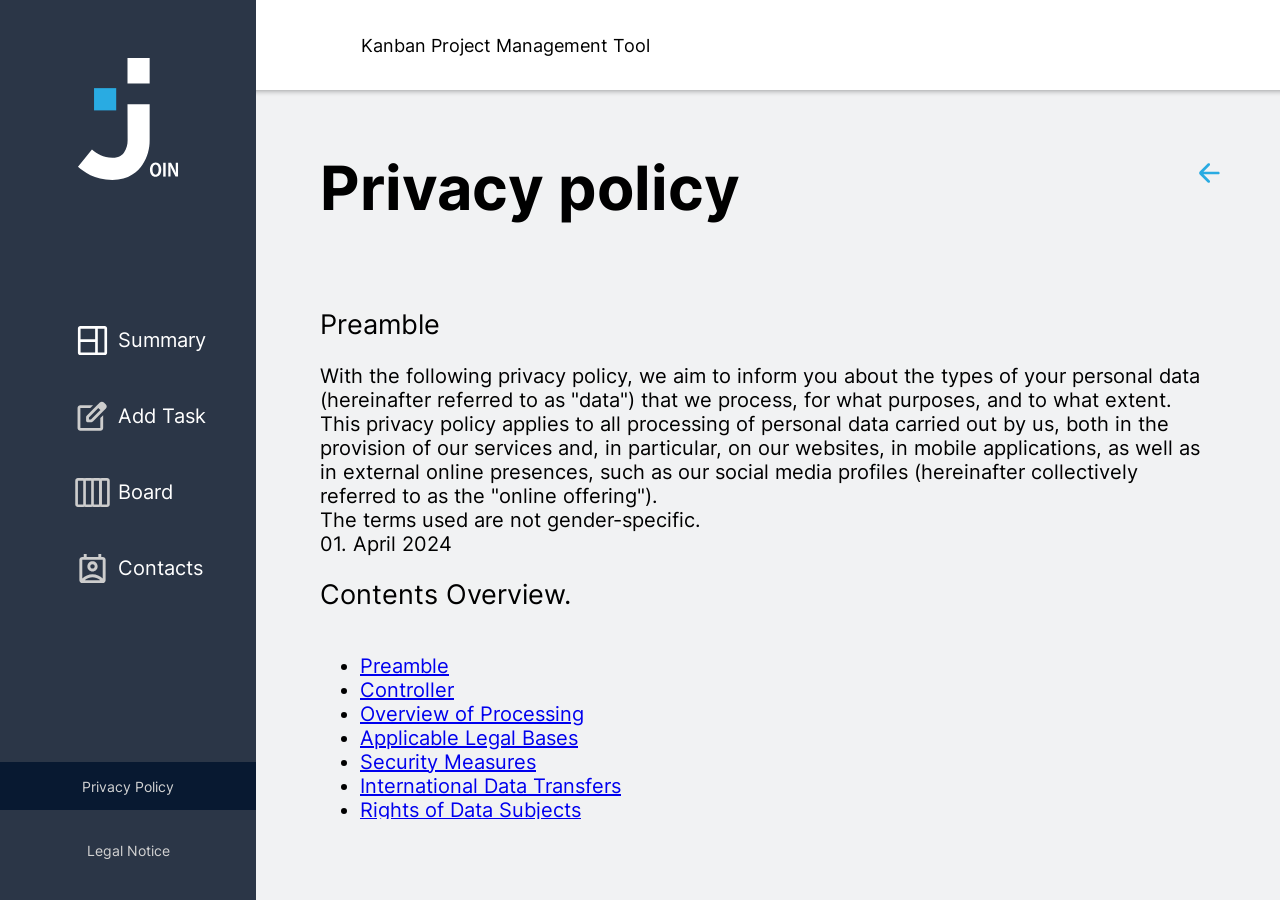
<file: privacyPolicy.html>
<!DOCTYPE html>
<html lang="en">

<head>
    <meta charset="UTF-8">
    <meta name="viewport" content="width=device-width, initial-scale=1.0">
    <link rel="icon" type="image/x-icon" href="./assets/images/join.svg">
    <link rel="stylesheet" href="fonts.css">
    <link rel="stylesheet" href="./css_styles/pPolicyLNotice_style.css">
    <link rel="stylesheet" href="./css_styles/sidebar_style.css">
    <link rel="stylesheet" href="./css_styles/header_style.css">
    <link rel="stylesheet" href="style.css">
    <script src="script.js"></script>
    <script src="js/policyNotice.js"></script>
    <title>Privacy Policy</title>
</head>

<body onload="init('policy')">
    <section class="content">
        <div class="sidebar" w3-include-html="assets/templates/sideBar.template.html"></div>
        <section class="main-content">
            <div class="head" w3-include-html="assets/templates/header.template.html"></div>
            <div class="policy">
                <div class="policy-content">
                    <div class="heading-agb">
                        <h1>Privacy policy</h1>
                        <div onclick="history.back()" class="back-btn">
                            <img src="./assets/images/arrow-left-line.svg">
                        </div>
                    </div>
                    <h2 id="m716">Preamble</h2>
                    <p>With the following privacy policy, we aim to inform you about the types of your personal data
                        (hereinafter referred to as "data") that we process, for what purposes, and to what extent. This
                        privacy policy applies to all processing of personal data carried out by us, both in the
                        provision of our services and, in particular, on our websites, in mobile applications, as well
                        as in external online presences, such as our social media profiles (hereinafter collectively
                        referred to as the "online offering").</p>
                    <p>The terms used are not gender-specific.</p>

                    <p>01. April 2024</p>
                    <h2>Contents Overview.</h2>
                    <ul class="index">
                        <li><a class="index-link" href="#m716">Preamble</a></li>
                        <li><a class="index-link" href="#m3">Controller</a></li>
                        <li><a class="index-link" href="#mOverview">Overview of Processing</a></li>
                        <li><a class="index-link" href="#m2427">Applicable Legal Bases</a></li>
                        <li><a class="index-link" href="#m27">Security Measures</a></li>
                        <li><a class="index-link" href="#m24">International Data Transfers</a></li>
                        <li><a class="index-link" href="#m10">Rights of Data Subjects</a></li>
                        <li><a class="index-link" href="#m367">Registration, Login, and User Account</a></li>
                        <li><a class="index-link" href="#m182">Contact and Inquiry Management</a></li>
                        <li><a class="index-link" href="#m17">Newsletter and Electronic Notifications</a></li>
                        <li><a class="index-link" href="#m328">Plugins and Embedded Features and Content</a></li>
                        <li><a class="index-link" href="#m15">Amendment and Updating of the Privacy Policy</a></li>
                    </ul>
                    <h2 id="m3">Controller</h2>
                    <p>Marcel Arnold<br>Oliver Azzolina<br>Rainer Pixelschmied</p>

                    Email Address: <p><a href="mailto:muster@gmx.ch">muster@gmx.ch</a></p>
                    Phone: <p>017664370553</p>

                    <h2 id="mOverview">Overview of Processing</h2>
                    <p>The following overview summarizes the types of data processed and the purposes of their
                        processing and refers to the data subjects.</p>
                    <h3>Types of Processed Data</h3>
                    <ul>
                        <li>Inventory data.</li>
                        <li>Contact data.</li>
                        <li>Content data.</li>
                        <li>Usage data.</li>
                        <li>Meta, communication, and procedural data.</li>
                    </ul>
                    <h3>Categories of Data Subjects</h3>
                    <ul>
                        <li>Communication partners.</li>
                        <li>Users.</li>
                    </ul>
                    <h3>Purposes of Processing</h3>
                    <ul>
                        <li>Provision of contractual services and fulfillment of contractual obligations.</li>
                        <li>Contact inquiries and communication.</li>
                        <li>Security measures.</li>
                        <li>Direct marketing.</li>
                        <li>Management and response to inquiries.</li>
                        <li>Feedback.</li>
                        <li>Provision of our online offering and user-friendliness.</li>
                    </ul>
                    <h2 id="m2427">Applicable Legal Bases</h2>
                    <p><strong>Applicable legal bases under the GDPR: </strong>Below, you will find an overview of the
                        legal bases of the GDPR on which we process personal data. Please note that, in addition to the
                        provisions of the GDPR, national data protection regulations in your or our country of residence
                        or establishment may apply. Furthermore, if specific legal bases are applicable in individual
                        cases, we will inform you of these in the privacy policy.</p>
                    <ul>
                        <li><strong>Consent (Art. 6(1)(a) GDPR)</strong> The data subject has given consent to the
                            processing of their personal data for one or more specific purposes.</li>
                        <li><strong>Contractual Performance and Pre-contractual Inquiries (Art. 6(1)(b) GDPR)</strong>
                            Processing is necessary for the performance of a contract to which the data subject is a
                            party or for the execution of pre-contractual measures at the request of the data subject.
                        </li>
                        <li><strong>Legitimate Interests (Art. 6(1)(f) GDPR)</strong> Processing is necessary to
                            protect the legitimate interests of the controller or a third party, except where such
                            interests are overridden by the interests or fundamental rights and freedoms of the data
                            subject requiring the protection of personal data.</li>
                    </ul>
                    <p><strong>National Data Protection Regulations in Germany:</strong> In addition to the data
                        protection regulations of the GDPR, there are national data protection regulations in Germany.
                        This includes, in particular, the Law for the Protection against Misuse of Personal Data in Data
                        Processing (Bundesdatenschutzgesetz - BDSG). The BDSG contains specific provisions regarding the
                        right to information, the right to deletion, the right to object, the processing of special
                        categories of personal data, processing for other purposes, and transmission, as well as
                        automated decision-making on an individual basis, including profiling. Furthermore, state data
                        protection laws of individual federal states may also apply.</p>
                    <p><strong>Reference to the Applicability of GDPR and Swiss Data Protection Act:</strong> These data
                        protection notices serve both to provide information in accordance with the Swiss Federal Act on
                        Data Protection (Schweizer DSG) and the General Data Protection Regulation (GDPR). For this
                        reason, please note that, for the sake of broader spatial applicability and understanding, the
                        terms of the GDPR are used. In particular, the terms "processing" of "personal data,"
                        "legitimate interest," and "special categories of data" as used in the GDPR are used instead of
                        the terms used in the Swiss DSG. However, the legal meaning of these terms is determined within
                        the scope of the Swiss DSG's applicability in accordance with the Swiss DSG.
                    </p>

                    <h2 id="m27">Security Measures</h2>
                    <p>According to legal requirements and considering the state of the art, implementation costs, the
                        nature, scope, context, and purposes of processing, as well as the varying likelihood and
                        severity of risks to the rights and freedoms of natural persons, we implement suitable technical
                        and organizational measures to ensure a level of protection appropriate to the risk.</p>
                    <p>These measures include, in particular, securing the confidentiality, integrity, and availability
                        of data by controlling physical and electronic access to the data, as well as related access,
                        input, disclosure, availability, and separation. Additionally, we have established procedures to
                        ensure the exercise of data subject rights, data deletion, and responses to data breaches.
                        Furthermore, we consider data protection during the development or selection of hardware,
                        software, and processes, following the principles of data protection by design and by default.
                    </p>

                    <h2 id="m24">International Data Transfers</h2>
                    <p>Data Processing in Third Countries: If we process data in a third country (i.e., outside the
                        European Union (EU) or the European Economic Area (EEA)) or if processing occurs within the use
                        of third-party services or the disclosure or transmission of data to other individuals,
                        entities, or companies, it is done in accordance with legal requirements. If the data protection
                        level in the third country has been recognized through an adequacy decision (Art. 45 GDPR), this
                        serves as the basis for data transfers. Otherwise, data transfers only occur when the data
                        protection level is otherwise ensured, especially through standard contractual clauses (Art.
                        46(2)(c) GDPR), explicit consent, or in the case of contractual or legally required transfers
                        (Art. 49(1) GDPR). Additionally, we will inform you about the foundations of third-country
                        transfers with individual providers from the third country, with adequacy decisions being the
                        primary basis. Information about third-country transfers and existing adequacy decisions can be
                        found in the offering of the EU Commission: <a
                            href="https://ec.europa.eu/info/law/law-topic/data-protection/international-dimension-data-protection_en"
                            target="_blank">https://ec.europa.eu/info/law/law-topic/data-protection/international-dimension-data-protection_en.</a>
                    </p>

                    <p>EU-US Trans-Atlantic Data Privacy Framework: Within the framework of the so-called "Data Privacy
                        Framework" (DPF), the EU Commission has also recognized the data protection level as safe for
                        certain companies in the USA through an adequacy decision dated July 10, 2023. The list of
                        certified companies and further information about the DPF can be found on the website of the
                        U.S. Department of Commerce at <a href="https://www.dataprivacyframework.gov/"
                            target="_blank">https://www.dataprivacyframework.gov/</a>. We will inform you in the data
                        protection notices about which service providers certified under the Data Privacy Framework are
                        used by us.</p>

                    <h2 id="m10">Rights of Data Subjects</h2>
                    <p>Rights of Data Subjects under the GDPR: You, as data subjects, have various rights under the
                        GDPR, particularly arising from Articles 15 to 21 of the GDPR:</p>
                    <ul>
                        <li><strong>Right to Object: </strong>You have the right to object at any time, on grounds
                            relating to your particular situation, to the processing of personal data concerning you
                            which is based on Article 6(1)(e) or (f) GDPR, including profiling based on those
                            provisions. If personal data concerning you is processed for direct marketing purposes, you
                            have the right to object at any time to the processing of personal data concerning you for
                            such marketing, including profiling to the extent that it is related to such direct
                            marketing.</li>
                        <li><strong>Right to Withdraw Consent: </strong>You have the right to withdraw your consent at
                            any time.</li>
                        <li><strong>Right to Information: </strong>You have the right to request confirmation of whether
                            data concerning you is being processed, as well as information about this data and a copy of
                            the data in accordance with legal requirements.</li>
                        <li><strong>Right to Rectification: </strong>You have the right to request the completion of
                            data concerning you or the rectification of inaccurate data concerning you in accordance
                            with legal requirements.</li>
                        <li><strong>Right to Erasure and Restriction of Processing: </strong>You have the right, in
                            accordance with legal requirements, to request the erasure of data concerning you without
                            undue delay or alternatively, the restriction of processing in accordance with legal
                            requirements.</li>
                        <li><strong>Right to Data Portability: </strong>You have the right to receive the personal data
                            concerning you, which you have provided to us, in accordance with legal requirements in a
                            structured, commonly used, and machine-readable format, as well as the right to transmit
                            that data to another controller.</li>
                        <li><strong>Complaint to a Supervisory Authority: </strong>Without prejudice to any other
                            administrative or judicial remedy, you have the right to lodge a complaint with a
                            supervisory authority, in particular in the Member State of your habitual residence, your
                            place of work, or the place of the alleged infringement, if you consider that the processing
                            of personal data relating to you violates the provisions of the GDPR.</li>
                    </ul>


                    <h2 id="m367">Registration, Login, and User Account</h2>
                    <p>Users can create a user account. During the registration process, users are provided with the
                        necessary mandatory information and it is processed for the purpose of providing the user
                        account based on the fulfillment of contractual obligations. The processed data includes, in
                        particular, login information (username, password, and an email address).</p>
                    <p>As part of using our registration and login features and the user account, we store the IP
                        address and the time of each user's action. This storage is based on our legitimate interests as
                        well as the interests of users in protection against misuse and other unauthorized use. In
                        general, this data is not shared with third parties unless it is necessary for pursuing our
                        claims or there is a legal obligation to do so.</p>
                    <p>Users can be informed via email about actions relevant to their user account, such as technical
                        changes.</p>
                    <ul class="m-elements">
                        <li><strong>Processed Data Types:</strong> Master Data (e.g., names, addresses); Contact Data
                            (e.g., email, phone numbers); Content Data (e.g., inputs in online forms); Meta,
                            Communication, and Process Data (e.g., IP addresses, timestamps, identification numbers,
                            consent status).</li>
                        <li><strong>Concerned Persons:</strong> Users (e.g., website visitors, users of online
                            services).</li>
                        <li><strong>Purposes of Processing:</strong> Provision of contractual services and fulfillment
                            of contractual obligations; Security measures; Management and response to inquiries;
                            Providing our online services and user-friendliness.</li>
                        <li class=""><strong>Legal Bases:</strong> Contractual fulfillment and pre-contractual inquiries
                            (Art. 6(1)(b) GDPR). Legitimate interests (Art. 6(1)(f) GDPR).</li>
                    </ul>
                    <p><strong>Additional Notes on Processing Procedures, Procedures, and Services:</strong></p>
                    <ul class="m-elements">
                        <li><strong>Registration with Pseudonyms: </strong>Users are allowed to use pseudonyms as
                            usernames instead of real names; <span class=""><strong>Legal Bases:</strong> Contractual
                                fulfillment and pre-contractual inquiries (Art. 6(1)(b) GDPR).</span></li>
                        <li><strong>User Profiles Are Public: </strong>User profiles are publicly visible and
                            accessible.</li>
                    </ul>
                    <h2 id="m182">Contact and Inquiry Management</h2>
                    <p>When contacting us (e.g., by mail, contact form, email, phone, or via social media) and within
                        existing user and business relationships, the information provided by the inquiring individuals
                        is processed as necessary for responding to the contact inquiries and any requested actions.</p>
                    <ul class="m-elements">
                        <li><strong>Processed Data Types:</strong> Contact Data (e.g., email, phone numbers); Content
                            Data (e.g., inputs in online forms); Usage Data (e.g., visited websites, interest in
                            content, access times); Meta, Communication, and Process Data (e.g., IP addresses,
                            timestamps, identification numbers, consent status).</li>
                        <li><strong>Concerned Persons:</strong> Communication partners.</li>
                        <li><strong>Purposes of Processing:</strong> Contact inquiries and communication; Management and
                            response to inquiries; Feedback (e.g., collecting feedback via online forms); Providing our
                            online services and user-friendliness.</li>
                        <li class=""><strong>Legal Bases:</strong> Legitimate interests (Art. 6(1)(f) GDPR).</li>
                    </ul>
                    <h2 id="m17">Newsletter and Electronic Notifications</h2>
                    <p>We send newsletters, emails, and other electronic notifications (hereinafter "Newsletters") only
                        with the consent of recipients or a legal permission. If the contents of the Newsletter are
                        specifically described during the registration for the Newsletter, they are decisive for the
                        user's consent. In addition, our Newsletters contain information about our services and us.</p>
                    <p>To subscribe to our newsletters, it is generally sufficient to provide your email address.
                        However, we may ask you for a name for personal addressing in the newsletter or other
                        information if it is required for the purposes of the newsletter.</p>
                    <p><strong>Double-Opt-In Procedure:</strong> Registration for our newsletter is generally carried
                        out in a so-called double-opt-in procedure. This means that after registration, you will receive
                        an email asking you to confirm your registration. This confirmation is necessary to prevent
                        anyone from registering with third-party email addresses. Newsletter registrations are logged to
                        prove the registration process in accordance with legal requirements. This includes the storage
                        of the registration and confirmation time, as well as the IP address. Changes to your data
                        stored with the email service provider are also logged.</p>
                    <p><strong>Deletion and Restriction of Processing: </strong>We can store unsubscribed email
                        addresses for up to three years based on our legitimate interests before deleting them to prove
                        that consent was given in the past. The processing of this data is limited to the purpose of
                        possible defense of claims. Individual deletion requests are possible at any time, provided that
                        the former existence of consent is confirmed. In the case of obligations to permanently observe
                        contradictions, we reserve the right to store the email address solely for this purpose in a
                        blocking list.</p>
                    <p>The logging of the registration process is based on our legitimate interests for the purpose of
                        proving its proper course. If we commission a service provider for sending emails, this is done
                        based on our legitimate interests in an efficient and secure email delivery system.</p>
                    <strong>Contents:</strong>
                    <p>Information about us, our services, actions, and offers.</p>
                    <ul class="m-elements">
                        <li><strong>Processed Data Types:</strong> Master Data (e.g., names, addresses); Contact Data
                            (e.g., email, phone numbers); Meta, Communication, and Process Data (e.g., IP addresses,
                            timestamps, identification numbers, consent status); Usage Data (e.g., visited websites,
                            interest in content, access times).</li>
                        <li><strong>Concerned Persons:</strong> Communication partners.</li>
                        <li><strong>Purposes of Processing:</strong> Direct marketing (e.g., via email or postal).</li>
                        <li class=""><strong>Legal Bases:</strong> Consent (Art. 6(1)(a) GDPR).</li>
                        <li><strong>Opt-Out Option: </strong>You can cancel the receipt of our newsletter at any time,
                            i.e., revoke your consent or object to further receipt. You can find a link to unsubscribe
                            from the newsletter either at the end of each newsletter or use one of the contact options
                            provided above, preferably via email.</li>
                    </ul>

                    <p><strong>Additional Information on Processing Procedures, Procedures, and Services:</strong></p>
                    <ul class="m-elements">
                        <li><strong>Measurement of Open and Click Rates: </strong>The newsletters contain a so-called
                            "web beacon," which is a pixel-sized file that is retrieved from our server, or, if we use a
                            delivery service provider, from their server when the newsletter is opened. As part of this
                            retrieval, technical information such as browser and system information, as well as your IP
                            address and the time of retrieval, is collected. <br><br>This information is used for the
                            technical improvement of our newsletter based on technical data or the target audience and
                            their reading behavior, based on their retrieval locations (determinable by IP address) or
                            access times. This analysis also includes determining whether the newsletters are opened,
                            when they are opened, and which links are clicked. This information is associated with
                            individual newsletter recipients and stored in their profiles until they are deleted. The
                            evaluations help us recognize the reading habits of our users and adapt our content to them
                            or send different content according to the interests of our users.
                        </li>
                    </ul>
                    <h2 id="m328">Plugins and Embedded Features and Content</h2>
                    <p>We embed functional and content elements into our online offering that are obtained from the
                        servers of their respective providers (hereinafter referred to as "third-party providers"). This
                        may include graphics, videos, or maps (hereinafter uniformly referred to as "content").</p>
                    <p>The embedding always presupposes that the third-party providers of this content process the IP
                        address of users because they could not send the content to their browser without the IP
                        address. The IP address is therefore necessary for the display of this content or functions. We
                        make an effort to use only content whose respective providers use the IP address solely for the
                        delivery of the content. Third-party providers may also use so-called pixel tags (invisible
                        graphics, also referred to as "web beacons") for statistical or marketing purposes. The "pixel
                        tags" can be used to evaluate information such as visitor traffic on the pages of this website.
                        Pseudonymous information may also be stored in cookies on users' devices, and may include
                        technical information about the browser and operating system, referring websites, visit times,
                        and other information about the use of our online offering, as well as being linked with such
                        information from other sources.
                    </p>
                    <ul class="m-elements">
                        <li><strong>Processed Data Types:</strong> Usage Data (e.g., visited websites, interest in
                            content, access times); Meta, Communication, and Process Data (e.g., IP addresses,
                            timestamps, identification numbers, consent status).</li>
                        <li><strong>Concerned Persons:</strong> Users (e.g., website visitors, users of online
                            services).</li>
                        <li><strong>Purposes of Processing:</strong> Providing our online offering and
                            user-friendliness.</li>
                        <li class=""><strong>Legal Bases:</strong> Legitimate interests (Art. 6(1)(f) GDPR).</li>
                    </ul>
                    <p><strong>Additional Information on Processing Procedures, Procedures, and Services:</strong></p>
                    <ul class="m-elements">
                        <li><strong>Google Fonts (Retrieved from Google Server): </strong>Retrieval of fonts (and
                            symbols) for the purpose of technically secure, maintenance-free, and efficient use of fonts
                            and symbols with regard to currency and loading times, their uniform presentation, and
                            consideration of possible licensing restrictions. The user's IP address is shared with the
                            provider of the fonts, so that the fonts can be made available in the user's browser. In
                            addition, technical data (language settings, screen resolution, operating system, hardware
                            used) are transmitted, which are necessary for providing the fonts depending on the devices
                            used and the technical environment. This data may be processed on a server of the font
                            provider in the USA. When users visit our online offering, their browsers send HTTP requests
                            to the Google Fonts Web API (i.e., a software interface for retrieving fonts). The Google
                            Fonts Web API provides users with the Cascading Style Sheets (CSS) from Google Fonts and
                            then the fonts specified in the CSS. These HTTP requests include (1) the IP address used by
                            the respective user to access the Internet, (2) the requested URL on the Google server, and
                            (3) the HTTP headers, including the user agent, describing the browser and operating system
                            versions of website visitors, as well as the referrer URL (i.e., the website on which the
                            Google font is to be displayed). IP addresses are neither logged nor stored on Google
                            servers, and they are not analyzed. The Google Fonts Web API logs details of HTTP requests
                            (requested URL, user agent, and referrer URL). Access to this data is restricted and tightly
                            controlled. The requested URL identifies the font families for which the user wants to load
                            fonts. This data is logged so that Google can determine how often a specific font family is
                            requested. The Google Fonts Web API must adapt the user agent to the font that is generated
                            for the respective browser type. The user agent is primarily logged for debugging purposes
                            and used to generate aggregated usage statistics, measuring the popularity of font families.
                            These aggregated usage statistics are published on the "Analytics" page of Google Fonts.
                            Finally, the referrer URL is logged so that the data can be used for production maintenance
                            and to generate an aggregated report on top integrations based on the number of font
                            requests. According to Google's own information, none of the information collected by Google
                            Fonts is used to create user profiles or display targeted ads; <strong>Service
                                Provider:</strong> Google Ireland Limited, Gordon House, Barrow Street, Dublin 4,
                            Ireland; <span class=""><strong>Legal Bases:</strong> Legitimate interests (Art. 6(1)(f)
                                GDPR);
                            </span><strong>Website:</strong> <a href="https://fonts.google.com/"
                                target="_blank">https://fonts.google.com/</a>; <strong>Privacy Policy:</strong> <a
                                href="https://policies.google.com/privacy"
                                target="_blank">https://policies.google.com/privacy</a>; <strong>Legal Basis for Third
                                Country Transfer:</strong> <span class="">EU-US Data Privacy Framework (DPF)</span>.
                            <strong>More Information:</strong> <a
                                href="https://developers.google.com/fonts/faq/privacy?hl=de"
                                target="_blank">https://developers.google.com/fonts/faq/privacy?hl=de</a>.
                        </li>
                    </ul>

                    <h2 id="m15">Change and Update of the Privacy Policy</h2>
                    <p>We kindly ask you to regularly inform yourself about the content of our privacy policy. We adapt
                        the privacy policy as soon as changes in the data processing carried out by us make this
                        necessary. We will inform you as soon as the changes require your cooperation (e.g., consent) or
                        other individual notification.</p>
                    <p>If we provide addresses and contact information of companies and organizations in this privacy
                        policy, please note that addresses may change over time, and we kindly ask you to verify the
                        information before contacting them.</p>

                    <p class="seal"><a href="https://datenschutz-generator.de/"
                            title="Legal text by Dr. Schwenke - for further information, please click here."
                            target="_blank" rel="noopener noreferrer nofollow">Created with a free privacy policy
                            generator by Dr. Thomas Schwenke</a></p>

                </div>
            </div>
        </section>
    </section>
</body>

</html>
</file>
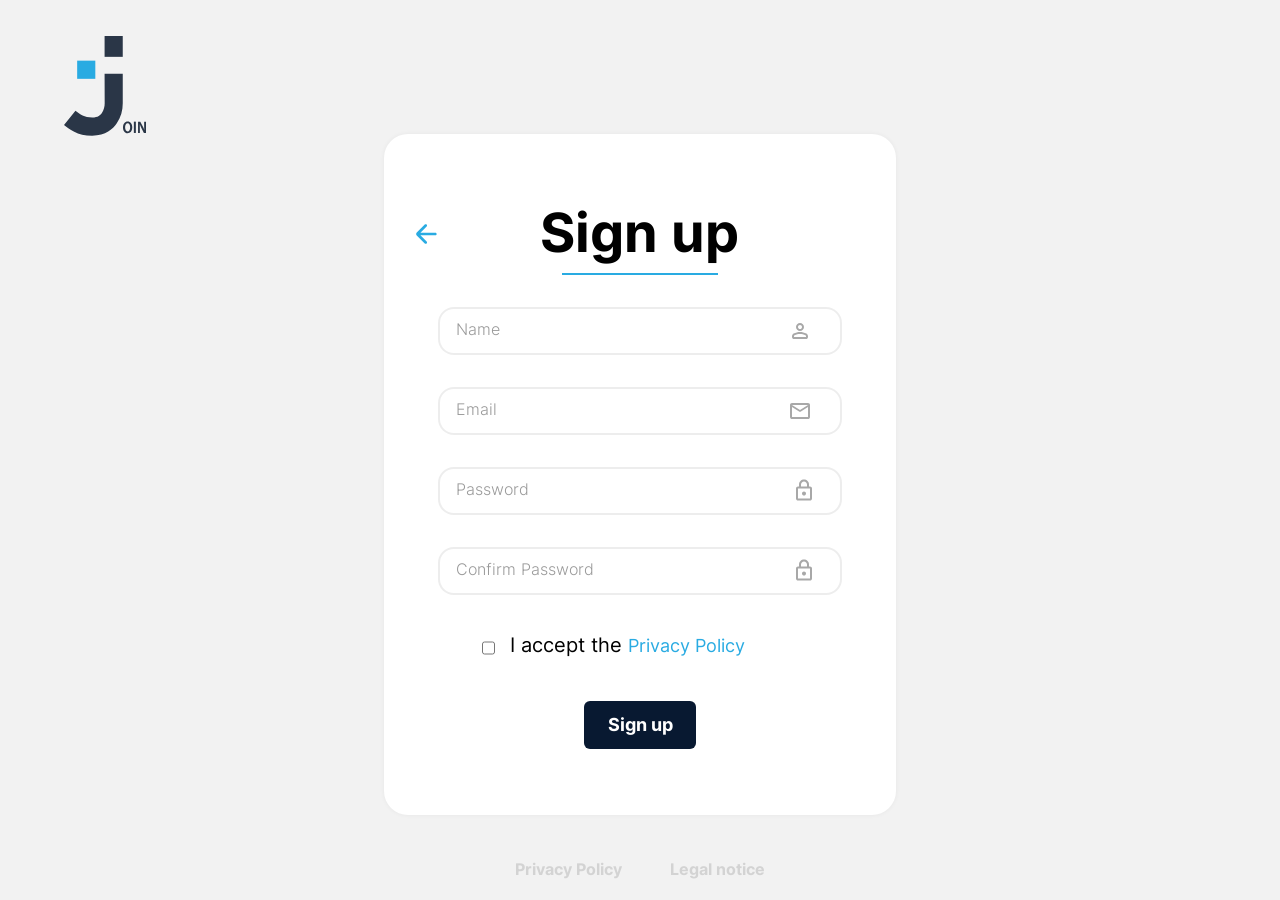
<file: registration.html>
<!DOCTYPE html>
<html lang="en">

<head>
    <meta charset="UTF-8">
    <meta name="viewport" content="width=device-width, initial-scale=1.0">
    <link rel="stylesheet" href="style.css">
    <link rel="stylesheet" href="css_styles/register_style.css">
    <link rel="icon" type="image/x-icon" href="./assets/images/join.svg">
    <link rel="stylesheet" href="fonts.css">
    <script src="js/classes/contact.class.js"></script>
    <script src="js/classes/user.class.js"></script>
    <script src="js/remoteStorage.js"></script>
    <script src="js/userRegistration.js"></script>
    <title>Register</title>
</head>

<body onload="init()">
    <section id="popupBlend" class="popup-blend d-none">
        <span id="popupText" class="popup-text">Registration successfull !</span>
    </section>
    <section class="login-content">
        <div class="header">
            <img src="assets/images/Join_Logo_Login.svg">
        </div>
        <div class="form">
            <div class="form-head">
                <a href="login_index.html"><img src="assets/images/arrow-left-line.svg"></a>
                <h1>Sign up</h1>
                <div style="width: 32px;"></div>
            </div>
            <div class="decoline"></div>
            <form class="login-form" onsubmit="registration(); return false">
                <input class="input-style person-styling" onchange="checkFullName()" id="fullName" required type="name"
                    placeholder="Name">
                <input class="input-style email-styling" onchange="checkEmail()" id="email" required type="email"
                    placeholder="Email">
                <div class="fish-eye-div">
                    <input class="input-style pw-styling" id="password"
                        onkeyup="toggleFishEye('fishBtn', 'fishBtnImg'); checkPasswords()" required type="password"
                        placeholder="Password">
                    <button onclick="togglePasswordVisibility('password', 'fishBtnImg')" type="button" id="fishBtn"
                        class="fish-eye-btn"><img id="fishBtnImg" src="assets/images/lock.svg"></button>
                </div>
                <div class="fish-eye-div">
                    <input class="input-style pw-styling" id="cPassword"
                        onkeyup="toggleFishEye('cFishBtn', 'cFishBtnImg');checkPasswords()" required type="password"
                        placeholder="Confirm Password">
                    <button onclick="togglePasswordVisibility('cPassword', 'cFishBtnImg')" type="button" id="cFishBtn"
                        class="fish-eye-btn"><img id="cFishBtnImg" src="assets/images/lock.svg"></button>
                </div>
                <div class="checkbox">
                    <input required type="checkbox" name="remember-me" id="rememberMe">
                    <p>I accept the <a href="plainPolicy.html">Privacy Policy</a></p>
                </div>
                <div class="btns">
                    <button class="sign-up">Sign up</button>
                </div>
            </form>
        </div>

        <div class="footer">
            <a href="plainPolicy.html">Privacy Policy</a>
            <a href="plainLNotice.html">Legal notice</a>
        </div>
    </section>
</body>

</html>
</file>
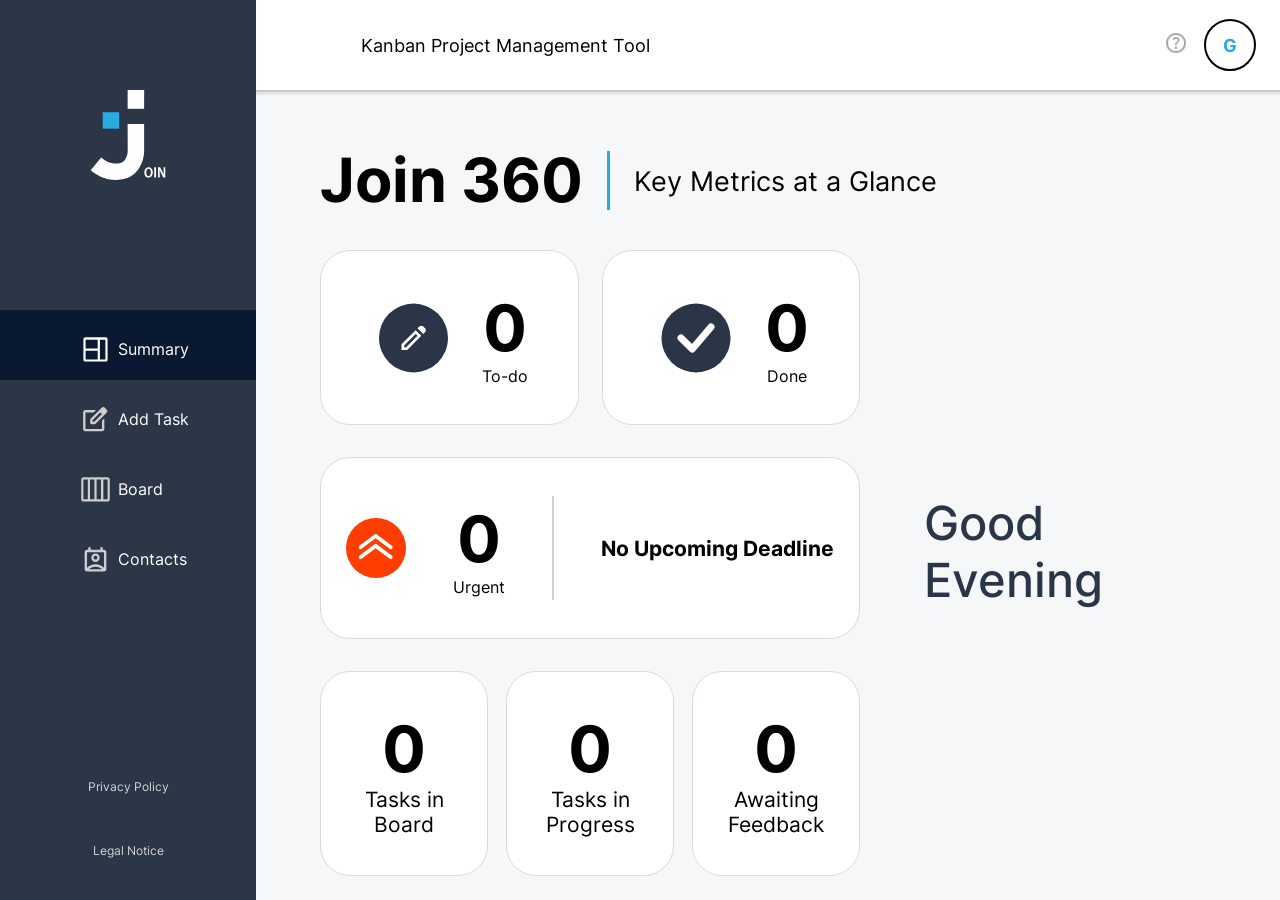
<file: summary.html>
<!DOCTYPE html>
<html lang="en">

<head>
    <meta charset="UTF-8">
    <meta name="viewport" content="width=device-width, initial-scale=1.0">
    <link rel="icon" type="image/x-icon" href="./assets/images/join.svg">
    <link rel="stylesheet" href="fonts.css">
    <link rel="stylesheet" href="./css_styles/sidebar_style.css">
    <link rel="stylesheet" href="./css_styles/header_style.css">
    <link rel="stylesheet" href="./css_styles/contacts_style.css">
    <link rel="stylesheet" href="style.css">
    <link rel="stylesheet" href="./css_styles/summary_style.css">
    <link rel="stylesheet" href="./css_styles/login_style.css">
    <script src="js/classes/task.class.js"></script>
    <script src="js/remoteStorage.js"></script>
    <script src="script.js"></script>
    <script src="js/summary.js"></script>
    <title>Summary</title>
</head>

<body onload="init('summary')">
    <section class="content">
        <div class="sidebar" w3-include-html="assets/templates/sideBar.template.html"></div>
        <section class="main-content">
            <div class="head" w3-include-html="assets/templates/header.template.html"></div>
            <div id="optionsPopup" class="header-options-popup invis"
                w3-include-html="assets/templates/headerOptions.template.html"></div>
            <div id="mobileGreet" class="greeting-mobile">
                
            </div>
            <div id="summaryMainContent" class="summary" w3-include-html="assets/templates/summary.template.html"></div>
        </section>
</body>

</html>
</file>
<file: style.css>
body {
    margin: 0;
    font-family: 'Inter';
    font-size: 20px;
    background-color: #f6f7f8;
    overflow: hidden;
}
</file>
<file: css_styles/login_style.css>
body {
    background-color: rgba(0, 0, 0, 0.05);
}

.login-content {
    height: 100vh;
    width: 100%;
    display: flex;
    flex-direction: column;
    align-items: center;
}

.header {
    display: flex;
    justify-content: space-between;
    margin: 36px 16px 8px 16px;
    width: 90%;
    height: 15%;
    flex-direction: row;
    align-items: flex-start;
}

.header-right {
    display: flex;
    flex-direction: row;
    justify-content: center;
    align-items: center;
}

.header-right p {
    font-size: 16px;
}

.sign-up-btn {
    display: flex;
    justify-content: center;
    align-items: center;
    width: 112px;
    height: 54px;
    font-size: 18px;
    margin-left: 40px;
    font-weight: bold;
    border-radius: 8px;
    background-color: #081931;
    color: white;
    font-family: 'Inter';
    cursor: pointer;
    text-decoration: none;
}

.header img {
    position: relative;
    height: 100px;
}

.form {
    border-radius: 24px;
    display: flex;
    flex-direction: column;
    height: 70%;
    width: 40%;
    justify-content: center;
    align-items: center;
    background-color: white;
    box-shadow: 0px 0px 5px rgba(0, 0, 0, 0.05);
}

.decoline {
    width: 128px;
    height: 2px;
    background-color: #29ABE2;
}

.form h1 {
    font-size: 54px;
    margin: 0;
    padding-bottom: 8px;
    color: #000000;
}

.login-form {
    display: flex;
    flex-direction: column;
    justify-content: center;
    align-items: center;
}

.input-style {
    margin-top: 32px;
    border-radius: 16px;
    width: 380px;
    padding: 4px;
    padding-left: 16px;
    height: 36px;
    border: 2px solid rgba(0, 0, 0, 0.07);
}

.input-style::placeholder {
    color: rgba(0, 0, 0, 0.4);
    font-family: 'Inter';
    font-size: 16px;
    font-weight: 300;
}

.checkbox {
    display: flex;
    width: 80%;
    flex-direction: row;
    justify-content: flex-start;
}

.checkbox p {
    margin-top: 14px;
    margin-left: 12px;
}

.btns {
    display: flex;
    margin-top: 36px;
    justify-content: space-between;
    width: 316px;
}

.login-btn {
    width: 96px;
    height: 48px;
    border-radius: 6px;
    border: none;
    font-weight: bold;
    background-color: #081931;
    color: white;
    font-size: 18px;
    font-family: 'Inter';
}

.guest-login-btn {
    width: 160px;
    height: 48px;
    font-weight: bold;
    border-radius: 6px;
    border: 1px solid #2A3647;
    background-color: white;
    color: #2A3647;
    font-size: 18px;
    font-family: 'Inter';
}

.login-btn:hover {
    cursor: pointer;
    background-color: #29ABE2;
    box-shadow: 0 8px 10px -5px #333;
}

.guest-login-btn:hover {
    cursor: pointer;
    color: #29ABE2;
    border: 2px solid;
    border-color: #29ABE2;
    box-shadow: 0 8px 10px -5px #333;
}

.sign-up-btn:hover {
    background-color: #29ABE2;
    border: none;
    box-shadow: 0 8px 10px -5px #333;
}

.email-styling {
    background: url("../assets/images/mail.svg") no-repeat center;
    background-size: 24px;
    background-position-x: 348px;
}

.pw-styling {
    background-size: 24px;
    background-position-x: 348px;
}

.footer {
    width: 100%;
    height: 15%;
    display: flex;
    justify-content: center;
    align-items: flex-end;
    margin-bottom: 24px;
}

.footer a {
    text-decoration: none;
    font-size: 16px;
    font-weight: bold;
    color: lightgray;
    padding: 24px 24px 0px 24px;
}

.footer a:hover {
    font-size: 18px;
    color: #29ABE2;
    padding: 24px 17px 0px 18px;
}

/*Animation*/
.popup-message {
    position: relative;
}

.popup-text {
    width: 230px;
    padding: 16px 0 16px 0;
    color: white;
    background-color: #081931;
    text-align: center;
    border-radius: 12px;
    padding-top: 16px;
    position: absolute;
    z-index: 1;
    top: 5%;
    left: 50%;
    margin-left: -115px;
    user-select: none;
    opacity: 0;
}

.show {
    visibility: visible;
    animation: example2 4s ease-in;
}

@keyframes example2 {
    0% {
        opacity: 0;
        top: 5%;
    }

    25% {
        opacity: 1;
        top: 15%;
    }

    50% {
        opacity: 1;
        top: 15%;
    }

    60% {
        opacity: 1;
        top: 15%;
    }

    80% {
        opacity: 1;
        top: 15%;
    }

    90% {
        opacity: 1;
        top: 15%;
    }

    100% {
        opacity: 0;
        top: 5%;
    }
}

.fish-eye-div {
    display: flex;
    flex-direction: row;
    align-items: center;
    width: 100%;
}

.fish-eye-btn {
    height: 20px;
    margin-top: 32px;
    position: relative;
    margin-left: -56px;
    border: none;
    background-color: white;
    font-size: 22px;
    display: flex;
    justify-content: center;
    align-items: center;
}

.fish-eye-btn:hover {
    cursor: pointer;
}



/* Join-Logo Animation */

.join-logo-animation {
    z-index: 999;
    animation: joinLogo 1s linear;
}

@keyframes joinLogo {
    0% {
        height: 270px;
        top: 250%;
        left: 45%;
    }

    50% {
        height: 270px;
        top: 250%;
        left: 45%;
    }

    100% {
        height: 100px;
        top: 0%;
        left: 0%;
    }
}

/* From Invis to visible Animation */

.invis-visible-animation {

    animation: invisVis 1s 500ms forwards;
}

.o0 {
    opacity: 0;
}

@keyframes invisVis {
    0% {
        opacity: 0;
    }

    ;

    10% {
        opacity: 0;
    }

    ;

    20% {
        opacity: 0;
    }

    ;

    30% {
        opacity: 0;
    }

    ;

    50% {
        opacity: 0;
    }

    ;

    60% {
        opacity: 0;
    }

    ;

    70% {
        opacity: 0;
    }

    ;

    80% {
        opacity: 0;
    }

    ;

    90% {
        opacity: 0;
    }

    ;

    95% {
        opacity: 0.1;
    }

    100% {
        opacity: 1;
    }

    ;
}

.mobile-sign-up {
    margin-top: 24px;
    display: flex;
    flex-direction: row;
}

/*Responsive Design*/
@media(max-width:1080px) {
    .login-btn {
        width: 80px;
        height: 40px;
        font-size: 16px;
    }

    .guest-login-btn {
        width: 130px;
        height: 40px;
        font-size: 16px;
    }

    .checkbox p {
        font-size: 18px;
    }
}

@media(min-height:1300px) and (min-width:900px) {
    .email-styling {
        background-position-x: 476px;
    }

    .input-style {
        width: 400px;
    }

    .fish-eye-btn {
        margin-left: -50px;
    }

    .btns {
        flex-direction: column;
        align-items: center;
        gap: 16px;
    }

    .btns button {
        width: 200px;
        height: 48px;
    }

    .form {
        height: 60%;
        width: 70%;
        gap: 56px;
    }

    .checkbox {
        width: 100%;
    }
}

@media(min-height:600px) and (max-height:800px) {
    .form h1 {
        margin-top: 16px;
    }

    .btns {
        margin-bottom: 8px;
    }

    .mobile-sign-up {
        margin-top: 16px;
    }
}

@media(min-width:1000px) and (min-height:600px) {
    .btns {
        margin: 16px 0 32px 0;
        gap: 16px;
    }

    .btns button {
        width: 200px;
    }
}

@media(max-width:1100px) {
    .form {
        width: 60%;
    }
}

@media(max-width:800px) {
    .form {
        width: 90%;
    }

    .join-logo-animation {
        animation: joinLogoMobile650 1s linear;
    }
}

@media(min-width:500px) {
    .mobile-sign-up {
        display: none;
    }
}

@media(max-width:500px) {
    .header-right {
        display: none;
    }

    .btns {
        flex-direction: column;
        justify-content: center;
        align-items: center;
        width: 260px;
        margin-top: 16px;
    }

    .login-btn {
        width: 160px;
        height: 40px;
        font-size: 16px;
        margin-bottom: 24px;
    }

    .guest-login-btn {
        width: 160px;
        height: 40px;
        font-size: 16px;
        margin-bottom: 16px;
    }

    .mobile-sign-up p {
        font-size: 16px;
    }

    .sign-up-btn {
        font-size: 16px;
        width: 100px;
        height: 42px;
    }

    .join-logo-animation {
        animation: joinLogoMobile450 1s linear;
    }

    .header img {
        height: 80px;
    }

    .form h1 {
        font-size: 40px;
    }

    .checkbox p {
        font-size: 16px;
    }

    .email-styling {
        background-position-x: 208px;
    }

    .input-style {
        width: 232px;
    }

    .fish-eye-btn {
        margin-left: -50px;
    }
}

/*Animation Mobile*/
@keyframes joinLogoMobile650 {
    0% {
        height: 190px;
        top: 250%;
        left: 40%;
    }

    50% {
        height: 190px;
        top: 250%;
        left: 40%;
    }

    100% {
        height: 100px;
        top: 0%;
        left: 0%;
    }
}

@keyframes joinLogoMobile450 {
    0% {
        height: 190px;
        top: 250%;
        left: 30%;
    }

    50% {
        height: 190px;
        top: 250%;
        left: 30%;
    }

    100% {
        height: 64px;
        top: 0%;
        left: 0%;
    }
}

@media(max-height:670px) {
    .header {
        margin: 8px;
    }

    .header img {
        height: 64px;
    }

    .form {
        margin-top: 24px;
    }

    .form h1 {
        font-size: 32px;
    }

    .decoline {
        width: 60px;
    }
}

@media(max-width:319px) {
    .input-style {
        width: 210px;
    }

    .email-styling {
        background-position-x: 180px;
    }

    .fish-eye-div {
        justify-content: center;
        margin-left: -22px;
    }

    .fish-eye-btn {
        margin-left: -60px;
    }
}
</file>
<file: fonts.css>
/* inter-100 - latin */
@font-face {
  font-display: swap;
  /* Check https://developer.mozilla.org/en-US/docs/Web/CSS/@font-face/font-display for other options. */
  font-family: "Inter";
  font-style: normal;
  font-weight: 100;
  src: url("./fonts/inter-v13-latin-100.woff2") format("woff2");
  /* Chrome 36+, Opera 23+, Firefox 39+, Safari 12+, iOS 10+ */
}

/* inter-200 - latin */
@font-face {
  font-display: swap;
  /* Check https://developer.mozilla.org/en-US/docs/Web/CSS/@font-face/font-display for other options. */
  font-family: "Inter";
  font-style: normal;
  font-weight: 200;
  src: url("./fonts/inter-v13-latin-200.woff2") format("woff2");
  /* Chrome 36+, Opera 23+, Firefox 39+, Safari 12+, iOS 10+ */
}

/* inter-300 - latin */
@font-face {
  font-display: swap;
  /* Check https://developer.mozilla.org/en-US/docs/Web/CSS/@font-face/font-display for other options. */
  font-family: "Inter";
  font-style: normal;
  font-weight: 300;
  src: url("./fonts/inter-v13-latin-300.woff2") format("woff2");
  /* Chrome 36+, Opera 23+, Firefox 39+, Safari 12+, iOS 10+ */
}

/* inter-regular - latin */
@font-face {
  font-display: swap;
  /* Check https://developer.mozilla.org/en-US/docs/Web/CSS/@font-face/font-display for other options. */
  font-family: "Inter";
  font-style: normal;
  font-weight: 400;
  src: url("./fonts/inter-v13-latin-regular.woff2") format("woff2");
  /* Chrome 36+, Opera 23+, Firefox 39+, Safari 12+, iOS 10+ */
}

/* inter-500 - latin */
@font-face {
  font-display: swap;
  /* Check https://developer.mozilla.org/en-US/docs/Web/CSS/@font-face/font-display for other options. */
  font-family: "Inter";
  font-style: normal;
  font-weight: 500;
  src: url("./fonts/inter-v13-latin-500.woff2") format("woff2");
  /* Chrome 36+, Opera 23+, Firefox 39+, Safari 12+, iOS 10+ */
}

/* inter-600 - latin */
@font-face {
  font-display: swap;
  /* Check https://developer.mozilla.org/en-US/docs/Web/CSS/@font-face/font-display for other options. */
  font-family: "Inter";
  font-style: normal;
  font-weight: 600;
  src: url("./fonts/inter-v13-latin-600.woff2") format("woff2");
  /* Chrome 36+, Opera 23+, Firefox 39+, Safari 12+, iOS 10+ */
}

/* inter-700 - latin */
@font-face {
  font-display: swap;
  /* Check https://developer.mozilla.org/en-US/docs/Web/CSS/@font-face/font-display for other options. */
  font-family: "Inter";
  font-style: normal;
  font-weight: 700;
  src: url("./fonts/inter-v13-latin-700.woff2") format("woff2");
  /* Chrome 36+, Opera 23+, Firefox 39+, Safari 12+, iOS 10+ */
}

/* inter-800 - latin */
@font-face {
  font-display: swap;
  /* Check https://developer.mozilla.org/en-US/docs/Web/CSS/@font-face/font-display for other options. */
  font-family: "Inter";
  font-style: normal;
  font-weight: 800;
  src: url("./fonts/inter-v13-latin-800.woff2") format("woff2");
  /* Chrome 36+, Opera 23+, Firefox 39+, Safari 12+, iOS 10+ */
}

/* inter-900 - latin */
@font-face {
  font-display: swap;
  /* Check https://developer.mozilla.org/en-US/docs/Web/CSS/@font-face/font-display for other options. */
  font-family: "Inter";
  font-style: normal;
  font-weight: 900;
  src: url("./fonts/inter-v13-latin-900.woff2") format("woff2");
  /* Chrome 36+, Opera 23+, Firefox 39+, Safari 12+, iOS 10+ */
}
</file>
<file: css_styles/sidebar_style.css>
.sidebar {
    display: flex;
    flex-direction: column;
    background-color: #2b3647;
    height: 100vh;
    width: 20%;
    position: relative;
    z-index: 199;
}

.sidebar-section {
    display: flex;
    flex-direction: row;
    justify-content: center;
    align-items: center;
    width: 100%;
    padding: 24px 0 16px 0px;
    text-decoration: none;
}

.sidebar-section:hover {
    cursor: pointer;
    background-color: #081931;
}

.sidebar-section-contents-end {
    display: flex;
    justify-content: flex-end;
    width: 46%;
}

.sidebar-section-contents-start {
    display: flex;
    justify-content: flex-start;
    width: 54%;
}

.sidebar-sections {
    display: flex;
    flex-direction: column;
    justify-content: center;
    height: 60%;
}

.policy-rights-section {
    height: 20%;
    display: flex;
    flex-direction: column;
    align-items: center;
    justify-content: center;
}

.policy-rights-section a {
    text-decoration: none;
    margin-top: 16px;
    font-size: 14px;
    color: lightgray;
    width: 100%;
    display: flex;
    justify-content: center;
    height: 48px;
    align-items: center;
}

.policy-rights-section a:hover {
    cursor: pointer;
    color: #29ABE2;
    font-size: 16px;
}

.sidebar-img {
    display: flex;
    align-items: center;
    flex-direction: column;
    height: 20%;
    justify-content: flex-end;
}

.sidebar-section a {
    display: flex;
    align-items: center;
    text-decoration: none;
    color: white;
    font-size: 20px;
}

.sidebar-text {
    display: flex;
    align-items: center;
    text-decoration: none;
    color: white;
    font-size: 20px;
}

.sidebar-section img {
    margin-right: 8px;
    height: 36px;
}

.active-section {
    background-color: #081931;
}

.invis {
    opacity: 0;
    user-select: none;
}

/* responsive design */
@media(max-width:1024px) {
    .sidebar-section img {
        margin-right: 0;
    }
}
</file>
<file: css_styles/header_style.css>
.head {
    display: flex;
    flex-direction: row;
    justify-content: space-evenly;
    align-items: center;
    width: 100%;
    height: 10%;
    box-shadow: 0px 1px rgba(0, 0, 0, 0.06),
        0px 2px rgba(0, 0, 0, 0.05),
        0px 3px rgba(0, 0, 0, 0.04),
        0px 4px rgba(0, 0, 0, 0.03),
        0px 5px rgba(0, 0, 0, 0.02),
        0px 6px rgba(0, 0, 0, 0.01),
        0px 7px rgba(0, 0, 0, 0.005);
    /* in order for border to show */
    position: relative;
    z-index: 99;
    background-color: white;
}

.head-section-1 {
    width: 50%;
    display: flex;
    justify-content: flex-start;
    margin-left: 64px;
    font-size: 18px;
}

.head-section-2 {
    display: flex;
    width: 50%;
    justify-content: flex-end;
    align-items: center;
}

.user-icon {
    display: flex;
    justify-content: center;
    align-items: center;
    border: 2px solid black;
    border-radius: 50%;
    padding: 8px;
    height: 32px;
    width: 32px;
    margin-right: 24px;
    color: #29ABE2;
}

.user-icon:hover {
    background-color: rgba(0, 0, 0, 0.08);
    cursor: pointer;
}

.icon-styling {
    font-size: 18px;
    font-weight: bold;
}

.user-help {
    margin-right: 12px;
}

.user-help img {
    height: 32px;
}

.user-help img:hover {
    height: 35px;
    cursor: pointer;
}

.header-options-popup {
    display: flex;
    position: relative;
    flex-direction: column;
    align-items: flex-end;
    text-align: center;
    height: 0px;
    width: 100%;
    color: rgb(231, 11, 11);
    margin-left: -10px;
}

.invis {
    visibility: hidden;
}

.options-popup {
    position: relative;
    font-size: 14px;
    width: 120px;
    color: white;
    border-top-left-radius: 12px;
    border-bottom-left-radius: 12px;
    border-bottom-right-radius: 12px;
    background-color: #081931;
    padding: 6px;
}

.options-popup p {
    padding: 6px;
    margin: 8px 0;
}

.options-popup p:hover {
    cursor: pointer;
    background-color: #29ABE2;
    border-radius: 8px;
}

.kanban-title {
    display: flex;
    align-items: center;
}

.mobile-logo {
    height: 50px;
    opacity: 0;
}
</file>
<file: css_styles/addContactForm_style.css>
.add-contact {
    position: absolute;
    top: 0;
    right: 0;
    left: 0;
    bottom: 0;
    background-color: rgba(0, 0, 0, 0.4);
    z-index: 999;
}

.edit-contact {
    position: absolute;
    top: 0;
    right: 0;
    left: 0;
    bottom: 0;
    background-color: rgba(0, 0, 0, 0.4);
}

.add-formular {
    display: flex;
    justify-content: center;
    align-items: center;
    height: 100vh;
}

/*animation-part*/
.formular-animation {
    animation: swipeIn 0.2s linear;
}

@keyframes swipeIn {
    from {
        right: -50%;
    }

    to {
        right: 0;
    }
}

@keyframes swipeInMobile {
    from {
        top: 50%;
    }

    to {
        top: 7%;
    }
}

.add-form-content {
    display: flex;
    flex-direction: row;
    width: 70%;
    height: 60%;
    position: relative;
    top: 0;
    right: 0%;
    z-index: 200;
}

.add-heading {
    display: flex;
    flex-direction: column;
    justify-content: center;
    padding: 24px;
    background-color: #081931;
    color: white;
    width: 30%;
    border-top-left-radius: 16px;
    border-bottom-left-radius: 16px;
}

.add-heading-img {
    height: 70px;
    width: 66px;
}

.add-heading h1 {
    font-size: 72px;
    margin: 0;
    margin-top: 8px;
}

.add-heading p {
    font-size: 32px;
    margin-bottom: 8px;
    margin-top: 8px;
}

.add-heading-decoline {
    width: 20%;
    height: 6px;
    background-color: #29ABE2;
}

.create-contact {
    width: 70%;
    display: flex;
    flex-direction: row;
    align-items: center;
    padding: 24px;
    background-color: white;
    border-top-right-radius: 16px;
    border-bottom-right-radius: 16px;
}

.profile-pic {
    display: flex;
    justify-content: center;
    width: 40%;
}

.formular {
    display: flex;
    flex-direction: column;
    justify-content: center;
    width: 60%;
}

.info-popup {
    position: relative;
    display: flex;
    justify-content: center;
    align-items: center;
    height: 60px;
    width: 300px;
    font-size: 18px;
    color: white;
    background-color: #081931;
    border-radius: 12px;
    opacity: 0;
}

.info-popup-animation {
    animation: success 2.8s linear;
}

@keyframes success {
    0% {
        opacity: 0;
    }

    25% {
        opacity: 0.5;
    }

    50% {
        opacity: 1;
    }

    75% {
        opacity: 1;
    }

    100% {
        opacity: 0;
    }
}

.back-button {
    margin-top: 24px;
    margin-bottom: 16px;
    display: flex;
    flex-direction: row;
    justify-content: space-between;
    width: 100%;
}

.back-button img {
    height: 30px;
    width: 30px;
}

.back-button button {
    border: none;
    background-color: white;
    width: 100px;
}

.back-button img:hover {
    cursor: pointer;
    background-color: rgba(0, 0, 0, 0.1);
    border-radius: 50%;
}

.form-box {
    display: flex;
    flex-direction: column;
}

.custom-input {
    margin: 16px;
    border-radius: 16px;
    height: 32px;
    padding-inline: 16px;
    width: 310px;
    border: 1px solid rgba(0, 0, 0, 0.4);
}

.person-icon {
    padding-right: 24px;
    background: url("../assets/images/person.svg") no-repeat center;
    background-size: 24px;
    background-position-x: 294px;
}

.mail-icon {
    padding-right: 24px;
    background: url("../assets/images/mail.svg") no-repeat center;
    background-size: 24px;
    background-position-x: 294px;
}

.phone-icon {
    padding-right: 24px;
    background: url("../assets/images/call.svg") no-repeat center;
    background-size: 24px;
    background-position-x: 294px;
}

.add-cancel-buttons {
    margin: 16px;
    display: flex;
    flex-direction: row;
    margin-top: 42px;
}

.cancel-button {
    display: flex;
    align-items: center;
    background-color: white;
    border-radius: 8px;
    padding: 8px;
    font-size: 16px;
    margin-right: 24px;
    border: 1px solid rgba(0, 0, 0, 0.4);
    font-family: 'Inter';
    cursor: pointer;
}

.cancel-button:hover {
    color: #29ABE2;
    border-color: #29ABE2;
    box-shadow: 0px 5px 4px 0px #BCBDBE;
    transition: 200ms;
}

.cancel-button svg {
    margin-left: 8px;
    height: 12px;
}

.cancel-button:hover svg path {
    stroke: #29ABE2;
    transition: 200ms;
}

.create-button {
    display: flex;
    align-items: center;
    background-color: #081931;
    color: white;
    font-weight: 600;
    font-size: 16px;
    border-radius: 8px;
    font-family: 'Inter';
    cursor: pointer;
}

.create-button:hover {
    background-color: #29ABE2;
    color: white;
    border: none;
    box-shadow: 0px 5px 4px 0px #BCBDBE;
    transition: 200ms;
}

.create-button img {
    margin-left: 8px;
    height: 20px;
}

@media(min-width:1024px) and (max-width:1400px) {
    .add-heading h1 {
        font-size: 60px;
    }

    .profile-pic {
        width: 26%;
    }

    .formular {
        width: auto;
    }

    .add-form-content {
        height: 50%;
    }

    .back-button {
        margin-top: 0;
        margin-bottom: 0;
    }

    .person-icon {
        padding-right: 0;
    }

    .mail-icon {
        padding-right: 0;
    }

    .phone-icon {
        padding-right: 0;
    }
}

@media(min-width:850px) and (max-width:1024px) {
    .create-contact {
        flex-direction: column;
    }

    .formular {
        margin-right: 112px;
    }

    .add-heading h1 {
        font-size: 40px;
    }

    .add-heading p {
        font-size: 24px;
    }

    .add-heading img {
        height: 80px;
    }

    .add-cancel-buttons {
        margin-top: 16px;
    }

    .form-box {
        margin-top: 0;
    }

    .back-button {
        margin: 0;
    }

    .back-button img {
        margin-left: 200px;
    }
}

@media(max-width:850px) {

    /*Add Contact Template*/
    .add-form-content {
        flex-direction: column;
        align-items: center;
        margin-top: -248px;
        top: 7%;
        width: 80%;
    }

    .add-heading {
        border-bottom-left-radius: 0px;
        border-top-right-radius: 16px;
        width: 70%;
        height: 300px;
        padding-bottom: 64px;
    }

    .add-heading-img {
        display: none;
    }

    .add-heading h1 {
        font-size: 40px;
        margin-top: 0px;
    }

    .add-heading p {
        font-size: 18px;
    }

    .add-heading-decoline {
        width: 25%;
        margin-bottom: 24px;
    }

    .create-contact {
        flex-direction: column;
        border-top-right-radius: 0px;
        border-bottom-left-radius: 16px;
        padding-top: 0px;
    }

    .form-box {
        align-items: center;
    }

    .profile-pic {
        margin-top: -67px;
    }

    .back-button {
        display: none;
    }

    .cancel-button {
        display: none;
    }

    .create-button {
        width: 190px;
        height: 48px;
        justify-content: center;
        font-size: 19px;
    }

    .create-button img {
        height: 28px;
    }

    .back-button-mobile {
        display: flex;
        margin-top: 0;
        margin-bottom: 0;
    }

    .formular-animation {
        animation: swipeInMobile 0.2s linear;
    }

    /*End Add Contact Template*/
}

@media(max-width:600px) {
    .add-form-content {
        width: 100%;
    }

    .custom-input {
        width: 320px;
    }

    .person-icon {
        background-position-x: 324px;
    }

    .mail-icon {
        background-position-x: 324px;
    }

    .phone-icon {
        background-position-x: 324px;
    }

    .add-heading h1 {
        font-size: 30px;
    }

    .add-heading p {
        font-size: 15px
    }

    .back-button-mobile {
        margin-top: 8px;
        margin-bottom: 40px;
    }

    .profile-pic {
        width: auto;
    }

    .profile-pic img {
        height: 120px;
        width: 120px;
    }

    .large-edit {
        width: 120px;
        height: 120px;
    }

    .form-box {
        margin-top: 0;
    }

    .add-form-content {
        z-index: 1000;
    }
}

@media(max-width:500px) {
    .custom-input {
        width: 216px;
    }

    .person-icon {
        background-position-x: 224px;
    }

    .mail-icon {
        background-position-x: 224px;
    }

    .phone-icon {
        background-position-x: 224px;
    }
}

@media(max-height: 670px) {
    .add-form-content {
        margin-top: 0;
        top: unset;
        justify-content: center;
    }
}

/* responsive design - mobile */
@media(min-height:1300px) {
    .add-form-content {
        height: 40%;
    }
}

@media(min-width:1000px) and (max-height:700px) {
    .add-form-content {
        height: 70%
    }

    .formular {
        margin-right: 0;
        margin-top: -56px;
    }

    .profile-pic img {
        width: 104px;
    }

    .back-button img {
        margin-left: 40px;
    }
}

@media(min-height:700px) {
    .add-heading {
        padding-bottom: 48px;
    }
}

@media(min-width:280px) and (max-width:360px) {
    .add-heading {
        padding-bottom: 42px;
    }

    .custom-input {
        width: 176px;
    }

    .person-icon {
        background-position-x: 184px;
    }

    .mail-icon {
        background-position-x: 184px;
    }

    .phone-icon {
        background-position-x: 184px;
    }

    .add-cancel-buttons {
        margin-top: 24px;
    }

    .back-button-mobile {
        margin-bottom: 24px;
    }
}
</file>
<file: css_styles/summary_style.css>
body {
    font-size: 16px;
}

h1 {
    font-size: 61px;
    padding-right: 24px;
}

h2 {
    font-weight: 400;
    font-size: 27px;
}

hr {
    height: 102.2px;
    margin: 0;
    border: 1px solid #D1D1D1;
}

a {
    color: black;
    text-decoration: none;
}

.summary {
    height: 90%;
    background-color: #f6f7f8;
    overflow-y: auto;
}

.summaryMain {
    display: flex;
    align-items: center;
    padding: 0 64px;
    margin-bottom: 48px;
}

.summaryHead {
    display: flex;
    align-items: center;
    padding: 0 64px;
}

.summaryHead h1 {
    border-right: 3px solid #29ABE2;
    line-height: 59px;
    margin-bottom: 24px;
}

.dFlex {
    display: flex;
    justify-content: center;
    align-items: center;
    gap: 34px;
}

.dFlex h1 {
    margin: 0;
}

.borderRadius {
    padding: 38px 19px 38px 19px;
    background-color: white;
    border-radius: 30px;
    border: solid 1.5px #DBDBDB;
}

.flexDirection {
    display: flex;
    flex-direction: column;
}

.summaryHead h2 {
    margin-left: 24px;
    margin-bottom: -16px;
}

.summaryWidth {
    display: flex;
    align-items: center;
    justify-content: space-between;
    gap: 18px;
}

.date p:first-child {
    font-size: 21px;
    font-weight: 700;
}

.flexDirection h1 {
    font-size: 64px;
}

.taskInfo span {
    font-size: 21px;
    text-align: center;
}

.summaryTasks h1 {
    padding: 0;
    text-align: center;
}

.itemsCenter {
    display: flex;
    align-items: center;
}

.summaryTasks {
    display: flex;
    flex-direction: column;
    gap: 16px;
    max-width: 560px;
    text-align: center;
}

.firstList {
    padding: 38px 50px 38px 58px;
}

.flexDirection p {
    margin: 0;
}

.gap {
    display: flex;
    justify-content: space-around;
}

.maxWidth {
    width: 168px;
}

.summaryInfo {
    cursor: pointer;
}

.greet {
    display: flex;
    flex-direction: column;
    padding-left: 64px;
    margin-bottom: 24px;
}

.greet h1 {
    color: #29ABE2;
    font-size: 64px;
    font-weight: 700;
    margin: 0;
}

.greet h2 {
    color: #2A3647;
    font-size: 47px;
    font-weight: 500;
    margin: 0;
}

.urgent {
    cursor: pointer;
}

.borderRadius:hover {
    background-color: #2A3647;
    color: white;
    transform: scale(1.05);
    transition: .100s;
}

.hover-image {
    display: none;
}

.firstList:hover .hover-image {
    display: block;
}

.firstList:hover .alternate-image {
    display: none;
}

.display-none {
    display: none;
}

/* responsive design */

@media(min-width:1024px) and (max-width:1270px) {
    .greet {
        padding-left: 24px;
    }

    .greet h1 {
        font-size: 32px;
    }

    .greet h2 {
        font-size: 32px;
    }

    .summaryTasks {
        gap: 16px;
    }
}

@media(max-width:1024px) {
    .summaryMain {
        padding: 0 24px;
    }

    .summaryHead {
        margin-top: -24px;
    }

    .summaryHead {
        flex-direction: column;
        padding-left: 32px;
        align-items: start;
        margin-bottom: 16px;
    }

    .summaryHead h1 {
        border-right: none;
        font-size: 56px;
        margin-block-end: 0;
        margin-bottom: 8px;
    }

    .summaryHead h2 {
        font-size: 22px;
        margin-left: 0;
        margin-bottom: 0;
        margin-block-start: 0;
        margin-block-end: 0;
    }

    .summaryTasks {
        gap: 8px;
        width: 100%;
    }

    .greet {
        display: none;
    }

    .decoline {
        margin-top: 24px;
    }

    .display-none {
        display: block;
    }

    .head-section-1 {
        margin-left: 0
    }

    .dFlex {
        width: 100%;
    }
}

@media(max-width:750px) {
    .greeting-mobile {
        left: 15% !important;
    }

    .greeting-mobile h1 {
        font-size: 50px !important;
    }

    .greeting-mobile h2 {
        font-size: 32px !important;
    }
}

@media(max-width:600px) {
    .summary {
        padding: 16px;
        height: 85%;
    }

    .summaryMain {
        padding: 0;
    }

    .summaryMain h1 {
        font-size: 40px;
    }

    .summaryHead {
        padding: 0;
    }

    .summaryTasks {
        gap: 16px;
        width: 100%;
    }

    .summaryWidth span {
        font-size: 14px;
    }

    .decoline {
        margin-top: 16px;
    }

    .dFlex {
        gap: 8px;
    }

    .dFlex img {
        width: 48px;
    }

    .sidebar {
        position: absolute;
        bottom: 0;
        left: 0;
        right: 0;
        height: auto;
    }

    .borderRadius {
        display: flex;
        justify-content: center;
        padding: 16px;
    }

    .firstList {
        display: flex;
        justify-content: center;
        width: 184px;
        height: 88px;
    }

    .maxWidth {
        width: 128px;
    }
}

@media(min-width:350px) and (max-width:500px) {
    .firstList {
        width: 120px;
    }

    .maxWidth {
        width: 96px;
    }

    .greeting-mobile {
        left: 5% !important;
    }

    .greeting-mobile h1 {
        font-size: 38px !important;
    }

    .greeting-mobile h2 {
        font-size: 26px !important;
    }
}

@media(max-width:350px) {
    .firstList {
        width: 104px;
    }

    .maxWidth {
        width: 80px;
    }

    .summaryWidth span {
        font-size: 12px;
    }

    .greeting-mobile {
        left: 5% !important;
    }

    .greeting-mobile h1 {
        font-size: 38px !important;
    }

    .greeting-mobile h2 {
        font-size: 26px !important;
    }
}

@media(max-width:280px) {
    .firstList {
        width: 80px;
    }

    .thirdList {
        height: 112px;
    }

    .summaryWidth {
        gap: 0;
    }

    .sidebar-sections {
        height: auto;
        text-align: center;
    }
}

/*Greeting-mobile*/

.greeting-mobile {
    position: absolute;
    top: 40%;
    left: 20%;
    opacity: 0;
}

.greeting-mobile h1 {
    display: flex;
    justify-content: center;
    align-items: center;
    color: #29ABE2;
    font-size: 64px;
    font-weight: 700;
    margin: 0;
}

.greeting-mobile h2 {
    color: #2A3647;
    font-size: 47px;
    font-weight: 500;
    margin: 0;
}

.fadeOutAnimation {
    animation: fadeOut 2s linear;
}

.fadeInAnimation {
    animation: fadeIn 2s linear;
}

@keyframes fadeIn {
    0% {
        opacity: 0;
    }

    50% {
        opacity: 0;
    }

    80% {
        opacity: 0;
    }

    85% {
        opacity: 0.2;
    }

    90% {
        opacity: 0.5;
    }

    95% {
        opacity: 0.8;
    }

    100% {
        opacity: 1;
    }
}

@keyframes fadeOut {
    0% {
        opacity: 1;
    }

    50% {
        opacity: 1;
    }

    80% {
        opacity: 1;
    }

    85% {
        opacity: 0.8;
    }

    90% {
        opacity: 0.5;
    }

    95% {
        opacity: 0.2;
    }

    100% {
        opacity: 0;
    }
}
</file>
<file: css_styles/contacts_style.css>
.content {
  display: flex;
}

.main-content {
  width: 80%;
  height: 100vh;
}

.contactbook-section {
  height: 90%;
  display: flex;
  flex-direction: row;
  background-color: #f6f7f8;
}

.contactbook {
  width: 30%;
  padding: 0 32px 32px 32px;
  display: flex;
  flex-direction: column;
  scroll-behavior: smooth;
  overflow-y: scroll;
  overflow-x: hidden;
  box-shadow: 8px 0px 10px -7px rgba(0, 0, 0, 0.2);
}

.contactbook::-webkit-scrollbar {
  width: 20px;
}

.contactbook::-webkit-scrollbar-track {
  background-color: transparent;
}

.contactbook::-webkit-scrollbar-thumb {
  background-color: #c4c6c7;
  border-radius: 20px;
  border: 6px solid #f6f7f8;
}

.sticky-btn {
  display: flex;
  position: sticky;
  top: 0;
  background-color: #f6f7f8;
  z-index: 20;
  width: 90%;
  padding: 16px;
}

.contactbook-alignment {
  width: 90%;
  display: flex;
  flex-direction: column;
  padding: 16px;
}

.sticky-btn button {
  display: flex;
  flex-direction: row;
  align-items: center;
  justify-content: center;
  width: 100%;
  height: 42px;
  background-color: #081931;
  color: white;
  font-weight: 800;
  border-radius: 8px;
  font-size: 16px;
}

.sticky-btn button:hover {
  cursor: pointer;
  background-color: #29abe2;
  color: white;
  border: none;
  box-shadow: 0px 8px 10px -4px rgba(0, 0, 0, 0.4);
}

.contactbook img {
  height: 28px;
  margin-left: 16px;
}

.loaded-contacts {
  display: flex;
  width: 100%;
  flex-direction: column;
  align-items: flex-start;
}

.category {
  height: 56px;
  display: flex;
  width: 100%;
  align-items: center;
  border-bottom: 1px solid rgba(0, 0, 0, 0.2);
}

.category p {
  padding-left: 16px;
}

.contactbook-info {
  width: 70%;
  display: flex;
  flex-direction: column;
  padding-left: 48px;
  background-color: rgba(0, 0, 0, 0.02);
}

.heading-row {
  display: flex;
  flex-direction: row;
  align-items: center;
  margin-top: 54px;
}

.heading-row h1 {
  padding-right: 24px;
  border-right: 3px solid #29abe2;
  font-size: 48px;
}

.heading-row p {
  font-size: 24px;
}

.info-head {
  display: flex;
  flex-direction: row;
}

.info-content {
  position: relative;
  right: 0;
  width: 500px;
}

.animate-contact-information {
  animation: contactInformation 0.2s linear;
}

@keyframes contactInformation {
  from {
    right: -44%;
  }

  to {
    right: 0;
  }
}

.contact {
  display: flex;
  flex-direction: row;
  padding: 16px;
  border-radius: 12px;
  margin-top: 4px;
  align-items: center;
}

.contact:hover {
  cursor: pointer;
  background-color: rgba(0, 0, 0, 0.04);
}

.contact-active {
  color: white;
  background-color: #081931;
}

.contact-active:hover {
  background-color: #081931;
}

.contact-bubble {
  border: 1px solid;
  border-radius: 50%;
  display: flex;
  align-items: center;
  justify-content: center;
  color: white;
}

/* profile bubble largness*/
.small {
  height: 32px;
  width: 32px;
  font-size: 11px;
  margin-left: 8px;
}

.large {
  height: 112px;
  width: 112px;
  font-size: 50px;
  margin-right: 48px;
}

.large-edit {
  height: 112px;
  width: 112px;
  font-size: 50px;
  margin-right: 48px;
}

.contact-name-mail {
  display: flex;
  flex-direction: column;
  justify-content: center;
  align-items: flex-start;
}

.contact-name-mail p {
  margin: 0 0 0 16px;
}

.name-edit-delete {
  display: flex;
  flex-direction: column;
  justify-content: center;
}

.name-edit-delete h2 {
  font-size: 32px;
  margin: 0;
}

.edit-delete {
  display: flex;
  flex-direction: row;
}

.edit-mobile {
  display: flex;
  flex-direction: row;
}

.delete-mobile {
  display: flex;
  flex-direction: row;
}

.edit {
  display: flex;
  flex-direction: row;
}

.edit:hover {
  cursor: pointer;
  color: #29abe2;
  font-size: 21px;
  margin-right: -5px;
}

.edit:hover .edit-image {
  filter: invert(65%) sepia(27%) saturate(3883%) hue-rotate(165deg)
    brightness(94%) contrast(88%);
  height: 22px;
}

.delete:hover {
  cursor: pointer;
  color: #29abe2;
  font-size: 21px;
}

.delete:hover .delete-image {
  filter: invert(65%) sepia(27%) saturate(3883%) hue-rotate(165deg)
    brightness(94%) contrast(88%);
  height: 22px;
}

.delete {
  display: flex;
  flex-direction: row;
}

.edit-delete img {
  height: 19px;
  padding-top: 2px;
}

.edit-delete p {
  margin: 0;
  margin-left: 4px;
}

/*Hilfsklassen*/
.d-none {
  display: none;
}

.ml24 {
  margin-left: 24px;
}

.f-size {
  font-size: 16px;
}

.blue-color {
  font-size: 14px;
  color: #29abe2;
}

.bold {
  font-weight: 900;
}

.mt24 {
  margin-top: 24px;
}

/*Responsive Design*/
@media (max-width: 1500px) {
  .small {
    margin-left: 0px;
  }

  .category p {
    font-size: 16px;
  }

  .f-size {
    font-size: 14px;
  }

  .blue-color {
    font-size: 11px;
  }

  .contactbook {
    padding: 0 0 16px 0;
  }

  .contactbook img {
    height: 25px;
  }

  .sticky-btn button {
    font-size: 14px;
  }
}

@media (max-width: 1280px) {
  .heading-row h1 {
    font-size: 40px;
  }

  .heading-row p {
    font-size: 18px;
  }

  .large {
    height: 80px;
    width: 80px;
    font-size: 38px;
  }

  .name-edit-delete h2 {
    font-size: 26px;
  }

  .edit-delete p {
    font-size: 16px;
  }

  .edit-delete img {
    height: 17px;
  }

  /*Sidebar*/
  .sidebar-text {
    font-size: 16px;
  }

  .sidebar-section img {
    height: 30px;
  }

  .policy-rights-section a {
    font-size: 12px;
  }

  .sidebar-img img {
    height: 90px;
  }

  .contactbook-alignment {
    padding: 4px;
  }
}

@media (max-width: 1024px) {
  .content {
    flex-direction: column-reverse;
  }

  .sidebar {
    flex-direction: row;
    justify-content: center;
    height: 10%;
    width: auto;
    margin-top: -50px;
  }

  .sidebar-img {
    display: none;
  }

  .sidebar-sections {
    display: flex;
    flex-direction: row;
    justify-content: space-evenly;
    align-items: center;
    height: 10%;
    width: 100%;
  }

  .sidebar-section {
    flex-direction: column;
    justify-content: center;
    align-items: center;
    width: 100%;
    height: 100%;
    padding: 0;
  }

  .sidebar-section-contents-end {
    display: flex;
    justify-content: flex-end;
    width: auto;
  }

  .sidebar-section-contents-start {
    display: flex;
    justify-content: flex-start;
    width: auto;
  }

  .policy-rights-section {
    display: none;
  }

  .main-content {
    width: 100%;
  }

  .contactbook {
    margin-bottom: 16px;
  }

  .contactbook-section {
    height: 88%;
  }

  .contactbook-info {
    width: 65%;
  }
}

.mobile-info-border {
  width: 64px;
  height: 2px;
  border-bottom: 2px solid #29abe2;
  display: none;
}

.mobile-back-btn {
  display: none;
  flex-direction: row;
  justify-content: flex-end;
  position: relative;
  top: 13%;
  right: 5%;
}

.mobile-back-btn img:active {
  border-radius: 50%;
  height: 34px;
  background-color: rgba(0, 0, 0, 0.07);
}

.mobile-add-contact {
  position: fixed;
  bottom: 8%;
  right: 3%;
  background-color: #081931;
  height: 60px;
  width: 60px;
  border-radius: 50%;
  display: none;
  justify-content: center;
  align-items: center;
  cursor: pointer;
}

.mobile-add-contact img {
  height: 36px;
  margin: 0;
}

.back-button-mobile {
  display: none;
  flex-direction: row;
  justify-content: flex-end;
  width: 100%;
  margin-bottom: -40px;
  margin-top: 100px;
}

.back-button-mobile button {
  border: 2px;
  z-index: 1;
  background-color: #081931;
}

.back-button-mobile img {
  height: 30px;
  width: 30px;
  cursor: pointer;
}

@media (max-width: 850px) {
  .contactbook {
    width: 100%;
  }

  .sticky-btn {
    display: none;
  }

  .contactbook-alignment {
    padding: 16px;
  }

  .mobile-sight {
    display: none;
  }

  .mobile-logo {
    opacity: 1 !important;
  }

  .kanban-title {
    opacity: 0;
    width: 100px;
  }

  .head-section-1 {
    align-items: center;
    margin-left: 24px !important;
  }

  .contactbook-info {
    width: 100%;
  }

  .edit-delete {
    display: none;
  }

  .heading-row {
    flex-direction: column;
    align-items: flex-start;
  }

  .heading-row h1 {
    margin: 0;
    border-right: none;
  }

  .heading-row p {
    margin: 0 0 8px 0;
  }

  .mobile-info-border {
    display: inline;
    margin-bottom: 24px;
  }

  .mobile-back-btn {
    display: flex;
  }

  .mobile-add-contact {
    display: flex;
  }

  .blue-color {
    font-size: 14px;
  }

  /*Edit Contact Template*/
  .profile-pic {
    width: 50%;
  }

  .large-edit {
    width: 124px;
    height: 124px;
    margin-right: 0px;
    margin-bottom: 6px;
  }

  /*End Edit Contact Template*/
}

/*Edit-Delete Popup for Mobile*/
.edit-delete-mobile-popup {
  position: fixed;
  bottom: 5.5%;
  right: 1%;
  font-size: 14px;
  width: 100px;
  color: black;
  border-top-left-radius: 12px;
  border-bottom-left-radius: 12px;
  border-top-right-radius: 12px;
  background-color: white;
  padding: 6px;
  z-index: 10;
}

.edit-delete-m-anim-open {
  animation: editDeleteMobileAnimationOpen 0.3s linear;
}

.edit-delete-m-anim-close {
  animation: editDeleteMobileAnimationClose 0.3s linear;
}

@keyframes editDeleteMobileAnimationOpen {
  from {
    right: -10%;
  }

  to {
    right: 1%;
  }
}

@keyframes editDeleteMobileAnimationClose {
  from {
    right: 1%;
  }

  to {
    right: -10%;
  }
}

@media (max-width: 600px) {
  .contactbook {
    padding: 0 0 0 0;
  }

  .contact {
    padding: 16px 0 16px 6px;
  }

  .small {
    height: 38px;
    width: 38px;
    font-size: 14px;
  }

  .contact-name-mail {
    margin-left: 24px;
  }

  .info-content {
    width: auto;
  }

  .contactbook-info {
    padding-left: 16px;
  }

  .head-section-2 a {
    opacity: 0;
  }

  .options-popup {
    z-index: 100;
  }
}

@media (max-height: 670px) {
  .heading-row {
    margin-top: 0px;
  }

  .mobile-back-btn {
    top: 8%;
  }

  .edit-delete-mobile-popup {
    bottom: 7.5%;
  }
}

@media (max-width: 300px) {
  .mobile-add-contact {
    margin-bottom: 8px;
  }

  .sidebar {
    margin-top: -30px;
  }

  .sidebar-text {
    font-size: 14px;
  }

  .sidebar-section img {
    height: 17px;
  }
}
</file>
<file: css_styles/addTask_style.css>
.addTaskMain {
    display: flex;
    align-items: center;
    background-color: #f6f7f8;
    padding-left: 25%;
}

.dNone {
    display: none !important;
}

.separator {
    width: 0.5px;
    height: 416px;
    background-color: #D1D1D1;
    margin: 0 40px;
}

.formSection {
    display: flex;
    flex-direction: column;
    margin-bottom: 32px;
    position: relative;
}

.form {
    height: 90%;
    color: #2A3647;
    margin-bottom: 88px;
}

.formColumnsContainer {
    display: flex;
    gap: 16px;
}

input,
select,
textarea {
    font-size: 20px;
    font-family: 'Inter';
    padding: 8px 16px;
    border: solid 1px #DBDBDB;
    border-radius: 8px;
    width: 440px;
    min-width: 100%;
    box-sizing: border-box;
    outline: none;
    cursor: pointer;
}

textarea {
    height: 104px;
    resize: none;
    background-image: url(../assets/images/textarea_resize.svg);
    background-repeat: no-repeat;
    background-position: right 4px bottom 4px;
}

input:focus {
    border-color: #29ABE2;
}

select {
    appearance: none;
}

select:hover {
    border-color: #A8A8A8;
}

select:focus {
    border-color: #29ABE2;
}

textarea:focus {
    border-color: #29ABE2;
}

::placeholder {
    color: #D1D1D1;
}

/* Input Symbols */
.inputSymbol {
    position: absolute;
    cursor: pointer;
    overflow: visible;
    border-radius: 50%;
}

.arrowSymbol {
    top: 43px;
    right: 12px;
    padding: 8px;
}

.arrowSymbol:hover {
    background-color: #EAEBEC;
}

/* ASSIGNED TO */
.contactSelectionContainer {
    position: relative;
    background-color: white;
    border-bottom-left-radius: 8px;
    border-bottom-right-radius: 8px;
    box-shadow: rgba(99, 99, 99, 0.2) 0px 2px 8px 0px;
}

.contactSelection {
    height: 152px;
    position: relative;
    overflow-y: auto;
    overflow-x: hidden;
}

.contactAddTask {
    display: flex;
    align-items: center;
    padding: 8px 0;
    border-radius: 8px;
}

.contactAddTask:hover {
    cursor: pointer;
    background-color: #EAEBEC;
}

.contactInfoContainer {
    display: flex;
    align-items: center;
    gap: 8px;
}

.addContactBtnContainer {
    padding: 0 16px 16px 16px;
}

.addContactBtn {
    display: flex;
    flex-direction: row;
    align-items: center;
    justify-content: center;
    width: 100%;
    height: 42px;
    background-color: #081931;
    color: white;
    font-weight: 800;
    border-radius: 8px;
    font-size: 16px;
}

.addContactBtn:hover {
    cursor: pointer;
    background-color: #29ABE2;
    color: white;
    border: none;
    box-shadow: 0px 8px 10px -4px rgba(0, 0, 0, 0.4);
}

.checkbox {
    position: absolute;
    right: -184px;
}

.contactBubbleAddTask {
    margin-left: 16px;
}

.assignContactsInputfield::placeholder {
    color: black;
}

/* selected contacts */
.assignedContacts {
    display: flex;
    position: absolute;
}

.selectedContactBubble {
    margin: 4px 8px 0 0;
}

/* SUBTASKS */
.subtaskContainer {
    display: block;
    position: absolute;
    width: 440px;
    height: 144px;
    z-index: 100;
    top: 80px;
    overflow: auto;
}

.subtasksAddSymbol {
    right: 12px;
    top: 42px;
    padding: 4px;
}

.subtasksAddSymbol:hover {
    background-color: #EAEBEC;
}

/* added subtasks */
.ulContainer {
    display: flex;
    justify-content: space-between;
    text-align: center;
    box-sizing: border-box;
    border-radius: 8px;
    font-size: 16px;
    padding: 4px 12px 4px 16px;
}

.ulContainer:hover {
    cursor: pointer;
    background-color: #EAEBEC;
    transition: 200ms;
}

.subtaskListElements {
    margin-left: 16px;
}

.subtaskEditContainer {
    display: flex;
}

.subtaskEditContainer img {
    width: 20px;
}

.subtaskSeparator {
    width: 0.5px;
    background-color: #D1D1D1;
    margin: 0 4px 0 4px;
}

/* prios */
.prioCategoriesContainer {
    display: flex;
    justify-content: space-around;
    gap: 16px;
}

.prioCategory {
    display: flex;
    align-items: center;
    justify-content: center;
    padding: 16px;
    background-color: white;
    border: solid 1px #EAEBEC;
    border-radius: 8px;
    gap: 8px;
    width: 136px;
    color: black;
    font-size: 20px;
}

.prioCategory:hover {
    box-shadow: 0px 5px 4px 0px #BCBDBE;
    cursor: pointer;
}

.marginBo8 {
    margin-bottom: 8px;
}

.required:after {
    content: "*";
    color: #FF8190;
}

/* CATEGORY */
.categorySelection {
    display: flex;
    flex-direction: column;
    background-color: white;
    border-bottom-left-radius: 8px;
    border-bottom-right-radius: 8px;
    color: black;
}

.categorySelection span {
    padding: 8px 16px;
}

.categorySelection span:hover {
    cursor: pointer;
    background-color: #EAEBEC;
    border-radius: 8px;
}

#categoryInputField::placeholder {
    color: black;
}

/* FOOTER */
.footerRequiredField {
    display: flex;
    align-items: flex-end;
    font-size: 16px;
}

.footerRequiredField:before {
    font-size: 20px;
    content: "*";
    color: #FF8190;
}

.footerContainer {
    display: flex;
    justify-content: space-between;
    align-items: center;
    margin-top: 136px;
}

.footerBtnContainer {
    display: flex;
    gap: 16px;
}

.addTaskBtn {
    display: flex;
    align-items: center;
    justify-content: center;
    padding: 12px 14px;
    border: solid 1px #2A3647;
    border-radius: 12px;
    gap: 8px;
    font-size: 20px;
    font-family: 'Inter';
    cursor: pointer;
}

.d-none {
    display: none;
}

.addTaskBtn:hover {
    box-shadow: 0px 5px 4px 0px #BCBDBE;
}

.clearBtn {
    background-color: transparent;
    color: #2A3647;
}

.clearBtn:hover {
    color: #29ABE2;
    border-color: #29ABE2;
    transition: 200ms;
}

.clearBtn svg path {
    stroke: #2A3647;
}

.clearBtn:hover svg path {
    stroke: #29ABE2;
    transition: 200ms;
}

.createBtn {
    background-color: #2A3647;
    color: white;
    font-weight: 600;
}

.createBtn:hover {
    background-color: #29ABE2 !important;
    border-color: #29ABE2;
    transition: 200ms;
}

.colorBlack {
    color: black;
}

/* onclick */
.urgent {
    background-color: #FF3D00;
    color: white;
    box-shadow: none !important;
    font-weight: bold;
}

.medium {
    background-color: #FFA800;
    color: white;
    box-shadow: none !important;
    font-weight: bold;
}

.low {
    background-color: #7AE229;
    color: white;
    box-shadow: none !important;
    font-weight: bold;
}

.boardCloseBtn button {
    display: none;
}

.sidebar {
    position: fixed;
    min-height: 100vh;
    height: 100%;
    width: 20%;
}

.main-content {
    min-width: 100%;
    width: 100%;
}

.kanban-title {
    padding-left: 40%;
}

/* BOARD */
.newTask {
    height: 200px;
    border-top-right-radius: 8px;
}

/* ADD CONTACTS */
.back-button {
    display: flex;
}


/*Responsive Design*/
@media(min-width:1400px) {
    .back-button img {
        margin-left: 48px !important;
    }
}

@media(max-width: 1350px) {
    .addTaskMain {
        justify-content: center;
    }

    .formColumnsContainer {
        flex-direction: column;
    }

    .separator {
        display: none;
    }

    input,
    select,
    textarea {
        width: 624px
    }

    .subtaskContainer {
        position: initial;
        width: 100%;
        height: auto;
    }

    .footerContainer {
        margin-top: 24px;
        padding: 0 16px 16px 16px;
    }
}

@media(max-width:1024px) {
    .sidebar {
        bottom: 0;
        left: 0;
        min-height: auto;
        height: auto;
        width: 100%;
    }

    .addTaskMain {
        padding-left: 0% !important;
    }
}

@media(max-width: 700px) {
    .addTaskOverflowHidden {
        overflow: hidden;
    }

    .addTaskMediaQueryWidth {
        width: 100%;
    }

    .addTaskMediaQueryH1 {
        position: fixed;
        font-size: 48px;
        left: 16px;
    }

    .addTaskMain {
        padding: 0;
    }

    .formColumnsContainer {
        flex-direction: column;
        padding: 0 16px;
    }

    input,
    select,
    textarea {
        width: 100%;
    }

    .form {
        position: absolute;
        top: 228px;
        width: 100%;
        overflow-y: auto;
        overflow-x: hidden;
    }

    .footerContainer {
        margin-bottom: 200px;
    }

    .footerRequiredField {
        font-size: 14px;
    }
}

@media(max-width: 500px) {

    input,
    select,
    textarea {
        font-size: 16px;
    }

    .form {
        font-size: 16px;
    }

    .prioCategoriesContainer {
        gap: 8px;
    }

    .prioCategoriesContainer img {
        width: 18px;
    }

    .prioCategory {
        padding: 8px 16px;
        width: 85px;
        font-size: 15px;
    }

    .arrowSymbol {
        top: 36px;
    }

    .subtasksAddSymbol {
        top: 36px;
    }

    .addTaskBtn {
        font-size: 16px;
        padding: 4px;
        gap: 4px;
    }

    .clearBtn {
        display: none;
    }

    .footerRequiredField {
        font-size: 12px;
    }

    .checkbox {
        right: -112px;
    }
}


/* responsive design for addContactForm */
@media(min-width:1024px) {
    .back-button {
        margin-left: 0 !important;
    }
}

@media(min-width:850px) {
    #fullName {
        min-width: 0;
    }

    #mail {
        min-width: 0;
    }

    #phone {
        min-width: 0;
    }

    .formular {
        margin-right: 85px;
    }

    .back-button img {
        margin-left: 80px;
    }
}

@media(max-width:850px) {
    .back-button {
        margin-bottom: 0;
    }
}

@media(min-width:500px) {
    /* #fullName {
        min-width: 0;
    }

    #mail {
        min-width: 0;
    }

    #phone {
        min-width: 0;
    } */

    .person-icon {
        background-position-x: 264px !important;
    }

    .mail-icon {
        background-position-x: 264px !important;
    }

    .phone-icon {
        background-position-x: 264px !important;
    }

    .info-popup {
        width: 0;
    }

    .info-popup {
        height: 0;
    }

    .back-button {
        margin-top: 0;
        margin-left: 88px;
    }
}

@media(min-width:360px) and (max-width:500px) {
    .person-icon {
        background-position-x: 176px !important;
    }

    .mail-icon {
        background-position-x: 176px !important;
    }

    .phone-icon {
        background-position-x: 176px !important;
    }

    .info-popup {
        height: 0;
    }

    .back-button img {
        margin-top: 0;
        margin-left: 56px;
    }
}

@media(max-width:290px) {
    .back-button {
        margin-top: 0;
    }

    .person-icon {
        background-position-x: 136px !important;
    }

    .mail-icon {
        background-position-x: 136px !important;
    }

    .phone-icon {
        background-position-x: 136px !important;
    }
}

@media(min-width:320px) and (max-width:360px) {
    .person-icon {
        background-position-x: 144px !important;
    }

    .mail-icon {
        background-position-x: 144px !important;
    }

    .phone-icon {
        background-position-x: 144px !important;
    }

    .back-button img {
        margin-left: 48px;
    }

    .info-popup {
        height: 0;
    }

    .back-button {
        margin-top: 0;
    }
}

/* responsive design MOBILE for addContactForm */

@media(min-height:1360px) and (max-height:1370px) {
    .formular {
        margin-top: 0 !important;
    }
}

@media(width:1024px) and (height:1366px) {
    .formular {
        margin-right: 0;
    }
}

@media(min-width:1024px) and (max-height:800px) {
    .formular {
        margin-right: 0;
        margin-top: -32px;
    }
}
</file>
<file: css_styles/board_style.css>
input {
    width: 312px;
    border-radius: 10px;
    padding: 8px 16px;
}

.main-content {
    width: 100%;
    height: 100vh;
}

.board {
    padding: 0 64px 32px 0;
    padding-left: 25%;
}

.kanban-title {
    padding-left: 30%;
}

.head-section-1 {
    width: 100%;
}

.headerBoard {
    display: flex;
    justify-content: space-between;
}

.headerFlex {
    display: flex;
    justify-content: end;
    align-items: center;
    gap: 32px;
}

.headerFlex input,
button {
    height: 48px;
}

.input-container {
    display: inline-block;
}

.input-wrapper {
    position: relative;
}

.input-icon {
    color: lightgrey;
    position: absolute;
    top: 50%;
    right: 16px;
    transform: translateY(-50%);
    cursor: pointer;
}

.border-left {
    position: absolute;
    top: 8px;
    right: 64px;
    height: 31px;
    width: 1px;
    background: #d1d1d1;
    pointer-events: none;
}

.input-icon:hover {
    background-color: lightgrey;
    border-radius: 9999px;
}

.status {
    display: flex;
    gap: 32px;
}

.standardImg {
    display: block;
    width: 25px;
    height: 25px;
    cursor: pointer;
}

.hoverImg {
    display: none;
    width: 25px;
    height: 25px;
    cursor: pointer;
}

.standardImg:hover+.hoverImg {
    display: block;
}

.standardImg:hover {
    display: none;
}

.d-flex {
    display: flex;
    flex-direction: column;
    width: 252px;
}

.test2 {
    display: flex;
    align-items: center;
    justify-content: space-between;
    color: #42526E;
    font-weight: 700;
    font-size: 20px;
}

.no-to-do {
    color: #a8a8a8;
    border: 1px dotted #a8a8a8;
    background-color: #e7e7e7;
    border-radius: 10px;
    display: flex;
    justify-content: center;
    font-size: 16px;
}

.user-story {
    width: 256px;
    background-color: #0038FF;
    color: white;
    padding: 4px 16px 4px 16px;
    border-radius: 8px;
    margin: 0;
    width: max-content;
}

.status-board {
    display: flex;
    background-color: #ffff;
    border-radius: 24px;
    padding: 16px;
    flex-direction: column;
    gap: 8px;
    font-size: 16px;
    margin-bottom: 16px;
    cursor: pointer;
    border: solid 1.5px #DBDBDB;
}

.short-info {
    color: #a8a8a8;
    font-weight: 400;
}

.progress {
    border-radius: 4px;
    background-color: #F4F4F4;
    display: flex;
    justify-content: space-between;
    width: 128px;
}

.progress-bar {
    width: auto;
    border-radius: 8px;
    height: 8px;
    background-color: #007bff;
}

.list-style {
    list-style: none;
    display: flex;
    margin-bottom: 8px;
}

.initial-image {
    display: none;
    padding-right: 16px;
}

.changed-image {
    display: block;
    padding-right: 16px;
}

.initial-image:hover {
    cursor: pointer;
}

.changed-image:hover {
    cursor: pointer;
}

.priority {
    display: flex;
    justify-content: end;
}

.flex-box {
    display: flex;
    align-items: center;
    justify-content: space-between;
    max-width: 220px;
}

.flex-box p {
    font-size: 12px;
}

.card-content {
    overflow-y: auto;
    overflow-x: hidden;
    width: calc(100% - 24px);
}

.card-content::-webkit-scrollbar {
    width: 5px;
    border-radius: 5px;
}

.card-content::-webkit-scrollbar-track {
    background: #f1f1f1;
    border-radius: 5px;
}

.card-content::-webkit-scrollbar-thumb {
    background: #888;
    border-radius: 5px;
}

.card-content::-webkit-scrollbar-thumb:hover {
    background: #555;
    /* Farbe des Scrollbar-Daumens bei Hover */
}

.technical-task {
    width: 256px;
    background-color: #1FD7C1;
    color: white;
    padding: 4px 16px 4px 16px;
    border-radius: 8px;
    margin: 0;
    width: max-content;
}

#myModal {
    display: none;
}

.modal {
    display: none;
    position: fixed;
    top: 50%;
    left: 50%;
    transform: translate(-50%, -50%);
    z-index: 9999;
    background-color: rgba(0, 0, 0, 0.4);
    padding-top: 40px;
    width: 100%;
    height: 100%;
    animation: myModal 0.2s linear;
    overflow: hidden;
}

.modal-content {
    background-color: white;
    position: fixed;
    top: 50%;
    left: 50%;
    transform: translate(-50%, -50%);
    width: 1116px;
    border-radius: 30px;
    padding: 48px 40px 48px 40px;
    overflow-y: auto;
    overflow-x: hidden;
}

.modal-content h1 {
    margin: 0;
}

.modal-content p {
    font-size: 16px;
}

.add-task-board {
    margin: 0 auto;
}

.priority {
    display: flex;
    justify-content: space-between;
    align-items: center;
}

.priority-items {
    display: flex;
    align-items: center;
}

.priority img {
    margin-left: auto;
}

.priority-text {
    display: flex;
    align-items: flex-start;
}

.priority-text p {
    margin: 0;
    outline-style: solid;
}

.FH {
    border-radius: 45px;
    font-size: 12px;
    padding: 8px;
    background-color: #8CAB98;
    color: white;
    width: 15px;
    height: 15px;
    display: flex;
    justify-content: center;
    margin: 0;
}

.SW1 {
    border-radius: 45px;
    font-size: 12px;
    padding: 8px;
    background-color: #2A2239;
    color: white;
    width: 15px;
    height: 15px;
    display: flex;
    justify-content: center;
    margin: 0;
}

.SW2 {
    border-radius: 45px;
    font-size: 12px;
    padding: 8px;
    background-color: #8C2526;
    color: white;
    width: 15px;
    height: 15px;
    display: flex;
    justify-content: center;
    margin: 0;
}

.task {
    display: none;
    position: fixed;
    top: 50%;
    left: 50%;
    transform: translate(-50%, -50%);
    z-index: 9999;
    background-color: rgba(0, 0, 0, 0.4);
    padding-top: 40px;
    width: 100%;
    height: 100%;
    animation: myModal 0.2s linear;
    overflow: hidden;
}

.open-task {
    background-color: white;
    position: fixed;
    top: 50%;
    left: 50%;
    transform: translate(-50%, -50%);
    min-width: 400px;
    max-width: 525px;
    max-height: 75%;
    overflow-y: auto;
    border-radius: 30px;
    padding: 48px 40px 48px 40px;
    display: flex;
    gap: 24px;
}

#closeModal {
    color: #2A3647;
    background-color: white;
    border: none;
    border-radius: 56px;
    cursor: pointer;
    text-align: center;
    position: fixed;
    top: 64px;
    right: 24px;
}

#closeModal:hover {
    background-color: rgba(211, 211, 211, 0.551);
}

.open-task button {
    height: 32px;
    width: 32px;
}

.headline {
    font-size: 48px;
    margin: 12px 0;
}

.taskInformation {
    font-size: 20px;
    color: black !important;
}

.m-left1 {
    margin-left: 16px;
    color: black !important;
}

.m-left2 {
    margin-left: 32px;
    color: black !important;
}

.board-img {
    width: 17px;
    height: 12px;
    padding-left: 10px;
}

.assignedFrom {
    display: flex;
    font-size: 19px;
    align-items: center;
    gap: 16px;
    color: black;
}

.status-board-open {
    gap: 24px;
    border: none;
    cursor: auto;
}

.openBoard-options {
    display: flex;
    align-items: center;
    justify-content: end;
    padding-bottom: 32px;
    padding-right: 16px;
}

.openBoard-options span {
    padding-left: 8px;
}

.border-right {
    border-right: 1px solid #D1D1D1;
    padding-right: 8px;
    display: flex;
    align-items: center;
}

.hover-bg {
    display: flex;
    align-items: center;
    cursor: pointer;
}

.delete-img {
    display: inline-block;
}

.hover-bg:hover .delete-img {
    display: none;
}

.hover-bg:hover .hover-img {
    display: inline-block !important;
}

.openBoard-options img {
    padding-left: 8px;
}

.small {
    margin-left: -8px;
    border-style: double;
}

.sidebar {
    position: fixed;
    min-height: 100vh;
    height: 100%;
    width: 20%;
}

.newTask {
    height: 520px;
    overflow-x: auto;
}

.newTask::-webkit-scrollbar {
    width: 5px;
    border-radius: 5px;
}

.newTask::-webkit-scrollbar-track {
    background: #f1f1f1;
    border-radius: 5px;
}

.newTask::-webkit-scrollbar-thumb {
    background: #888;
    border-radius: 5px;
}

.newTask::-webkit-scrollbar-thumb:hover {
    background: #555;
    /* Farbe des Scrollbar-Daumens bei Hover */
}

.noAvailableTask {
    height: 200px;
}

.dBlock {
    display: flex !important;
}

.dynamicDisplayFlex {
    display: block;
}

ul {
    padding: 0;
}

.form {
    overflow: visible;
}

.subtaskContainerBoard {
    position: initial;
}

.moveToOptions{
    display: flex;
    align-items: flex-end;
    text-align: center;
    position: relative;
    flex-direction: column;
    top: 0;
    right: 0;
    margin-left: -10px;
    opacity: 0;
}

.mobileDots{
    transform: rotate(90deg);
    display: none;
}

.moveToOptionsPopup{
    position: absolute;
    z-index: 20;
    top: 1px;
    font-size: 14px;
    width: 120px;
    color: white;
    border-top-left-radius: 12px;
    border-bottom-left-radius: 12px;
    border-bottom-right-radius: 12px;
    background-color: #081931;
    padding: 6px;
}

.mobileOptionsAnimation {
    animation: mOptionsFadeIn 2s forwards;
}

@keyframes mOptionsFadeIn {
    from{opacity: 0;}
    to{opacity: 1;}
}

.moveToInvis{
    display: none;
}

.moveToOptionsPopup p{
    font-weight:700;
    margin: 10px 0px;
}

.moveToOptionsPopup h4{
    margin: 12px 0px;
}

/* responsive design */
@media(max-width:1500px) {
    .status {
        flex-direction: column;
        align-items: center;
    }

    .board {
        padding-bottom: 80px;
    }
}

@media(min-width:1330px) {
    .subtaskContainer {
        overflow-y: auto;
        overflow-x: hidden;
        max-height: 200px;
        width: auto;
    }

    .subtaskContainer::-webkit-scrollbar {
        width: 5px;
        border-radius: 5px;
    }

    .subtaskContainer::-webkit-scrollbar-track {
        background: #f1f1f1;
        border-radius: 5px;
    }

    .subtaskContainer::-webkit-scrollbar-thumb {
        background: #888;
        border-radius: 5px;
    }

    .subtaskContainer::-webkit-scrollbar-thumb:hover {
        background: #555;
    }

}

@media(max-width:1024px) {
    .sidebar {
        bottom: 0;
        left: 0;
        min-height: auto;
        height: auto;
        width: 100%;
    }

    .board {
        padding: 0 24px 104px 24px;
    }

    .headerBoard {
        flex-direction: column;
    }

    .headerFlex {
        flex-direction: row;
        margin-top: -64px;
    }

    .test2 {
        font-size: 32px;
    }

    .input-container {
        width: 100%;
    }
}

@media(min-width:850px) and (max-width:1500px) {
    .d-flex {
        width: 376px;
    }
}

@media(min-width:750px) {
    .headerBoard {
        flex-direction: row;
    }

    .headerFlex {
        margin-top: 0;
    }

    .status {
        margin-top: -88px;
    }
}

@media(max-width: 600px){
    .mobileDots{
        display: flex;
    }
}

@media(min-width:600px) {
    .status-board {
        font-size: 18px;
    }

    .dynamicDisplayFlex {
        display: flex !important;
        gap: 32px;
        margin-top: 16px;
    }
}

@media(min-width:320px) and (max-width:600px) {
    h1 {
        font-size: 52px;
        margin-block-end: 0;
        padding-bottom: 32px;
    }

    .headerBoard {
        flex-direction: column;
    }

    .headerFlex {
        flex-direction: column-reverse;
        margin-top: -85px;
    }

    .createBtn span {
        display: none;
    }

    .addTaskBtn {
        margin-left: 240px;
    }

    .open-task {
        width: 94%;
        min-width: 0;
        padding: 0;
        justify-content: center;
    }
}

@media(max-width:300px) {
    .createBtn span {
        display: none;
    }

    .headerFlex {
        gap: 4px;
    }

    .border-left {
        right: 42px;
    }

    .input-icon {
        right: 8px;
    }

    .open-task {
        min-width: 0;
        padding: 8px;
        width: 240px;
    }

    .headline {
        font-size: 40px;
    }

    .status-board-open {
        gap: 12px;
    }
}

/* responsive design - mobile */

@media(min-width:320px) and (max-height: 740px) {
    .headline {
        font-size: 40px;
    }

    .status-board-open {
        gap: 12px;
    }
}
</file>
<file: css_styles/boardForm_style.css>
.formBoard {
    padding: 16px;
    margin-bottom: 40px;
}

.boardH1 {
    font-size: 40px;
}

input {
    width: 100%;
}

.boardBtn {
    display: block;
}

.footerBoard {
    margin: 0;
}

.boardCloseBtn {
    display: flex;
    justify-content: space-between;
    align-items: center;
}

#closeModal {
    color: #2A3647;
    background-color: white;
    border: none;
    border-radius: 56px;
    cursor: pointer;
    text-align: center;
    display: flex;
    justify-content: center;
    align-items: center;
}

#closeModal:hover {
    background-color: rgba(211, 211, 211, 0.551);
}

.boardCloseBtn button {
    height: 32px;
    width: 32px;
}

.addTaskBtnBoard {
    margin-left: auto;
}

.contactAddTask {
    padding: 8px 16px;
}

.assignedContacts {
    left: 8px;
}

@keyframes myModal {
    from {
        left: 100%;
    }

    to {
        right: 50%;
    }
}

/* responsive design */
@media(max-width: 1351px) {
    .modal-content {
        width: auto;
        height: 824px;
        padding: 24px 24px 0 24px;
    }

    .formSection {
        margin-bottom: 24px;
    }

    .checkbox {
        right: -288px;
    }
}

@media(width:1351px) {
    .modal-content {
        height: 704px;
    }
}

@media(min-width:601px) and (max-width:750px) {
    .modal-content {
        width: 472px;
    }

    .formBoard {
        top: 88px;
        width: 85%;
        height: 85%;
    }

    .boardH1 {
        left: 32px;
        top: 32px;
    }

    .input,
    select,
    textarea {
        width: auto;
    }

    #closeModal {
        top: 40px;
    }

    .footerBoard {
        margin-top: 16px;
    }

    .checkbox {
        right: -184px;
    }
}

/* responsive design - mobile */
@media(min-width:1000px) and (max-height:800px) {
    .modal-content {
        height: 528px;
        padding-bottom: 0;
    }
}
</file>
<file: css_styles/pPolicyLNotice_style.css>
.content {
    display: flex;
}

.main-content {
    width: 80%;
    height: 100vh;
}

.policy {
    display: flex;
    height: 90%;
    background-color: rgba(0, 0, 0, 0.02);
    overflow-wrap: break-word;
}

.policy-content {
    display: flex;
    flex-direction: column;
    padding: 0 64px;
    scroll-behavior: smooth;
    height: 90%;
    overflow-y: scroll;
}

.heading-agb {
    display: flex;
    flex-direction: row;
    width: 100%;
    justify-content: space-between;
    align-items: center;
}

.back-btn {
    display: flex;
    justify-content: center;
    align-items: center;
    width: 40px;
    height: 40px;
    position: absolute;
    top: 17%;
    right: 4%;
}

.back-btn:hover {
    cursor: pointer;
    border-radius: 50%;
    background-color: rgba(0, 0, 0, 0.2);
}

h1 {
    font-size: 61px;
    padding-right: 24px;
}

h2 {
    font-weight: 400;
    font-size: 27px;
}

.m0 {
    margin: 0;
}

.policy-content::-webkit-scrollbar {
    width: 20px;

}

.policy-content::-webkit-scrollbar-track {
    background-color: transparent;
}

.policy-content::-webkit-scrollbar-thumb {
    background-color: #c4c6c7;
    border-radius: 20px;
    border: 6px solid #f6f7f8;
}

.h2-imprint {
    font-size: 48px;
    font-weight: 500;
}

.h3-headlines {
    font-size: 32px;
    font-weight: 500;
    margin: 48px 0 0 0
}

b {
    color: #29ABE2;
}

.list {
    display: flex;
    flex-direction: row;
    align-items: flex-start;
    justify-content: flex-start;
    margin: 16px 0;
}

.list h3 {
    font-size: 32px;
    margin-right: 32px;
}

.list-content {
    display: flex;
    flex-direction: column;
    align-items: flex-start;
    justify-content: center;
}

.list-content h4,
p,
h3 {
    margin: 0;
}

.bold {
    font-weight: 800;
}

.mb32 {
    margin-bottom: 32px;
}

.user-help {
    display: none;
}

.icon-styling {
    display: flex;
    justify-content: center;
    align-items: center;
    width: 32px;
    height: 32px;
}

/*Responsive Design*/

@media(max-width:1024px) {
    .sidebar {
        display: none !important;
    }

    .main-content {
        width: 100%;
    }

    .policy {
        padding-bottom: 32px;
    }
}

@media(max-width: 900px) {
    .head-section-2 {
        width: 10% !important;
    }

    .head-section-1 {
        width: 90% !important;
    }
}

@media(max-width: 850px) {
    p {
        font-size: 18px;
    }

    h1 {
        font-size: 54px;
    }

    .h2-imprint {
        font-size: 44px;
    }

    .h3-headlines {
        font-size: 30px;
    }
}

@media(max-width:650px) {
    .head-section-1 p {
        display: none;
    }

    .head-section-1 {
        margin-left: 24px !important;
    }

    .mobile-logo {
        opacity: 1 !important;
    }

    p {
        font-size: 16px;
    }

    h1 {
        font-size: 48px;
    }

    .h2-imprint {
        font-size: 40px;
    }

    .h3-headlines {
        font-size: 24px;
    }

    .sidebar {
        display: none !important;
    }

    .main-content {
        width: 100%;
    }

    .policy-content {
        height: 100%;
        padding: 0 16px;
    }

    .index-link {
        font-size: 16px;
    }

    ul {
        font-size: 16px;
    }
}

@media(max-width:450px) {
    h1 {
        font-size: 40px;
    }

    .h2-imprint {
        font-size: 32px;
    }

    .h3-headlines {
        font-size: 18px;
    }
}
</file>
<file: css_styles/register_style.css>
body {
    background-color: rgba(0, 0, 0, 0.05);
}

.login-content {
    height: 100vh;
    width: 100%;
    display: flex;
    flex-direction: column;
    align-items: center;
}

.header {
    display: flex;
    justify-content: space-between;
    margin: 36px 16px 8px 16px;
    width: 90%;
    height: 10%;
    flex-direction: row;
    align-items: flex-start;
}

.header-right {
    display: flex;
    flex-direction: row;
    justify-content: center;
    align-items: center;
}

.header-right p {
    font-size: 16px;
}

.sign-up-btn {
    display: flex;
    justify-content: center;
    align-items: center;
    width: 112px;
    height: 54px;
    font-size: 18px;
    margin-left: 40px;
    font-weight: bold;
    border-radius: 8px;
    background-color: #081931;
    color: white;
    font-family: 'Inter';
}

.header img {
    height: 100px;
}

.form {

    border-radius: 24px;
    display: flex;
    flex-direction: column;
    height: 80%;
    width: 40%;
    justify-content: center;
    align-items: center;
    background-color: white;
    box-shadow: 0px 0px 5px rgba(0, 0, 0, 0.05);
}

.form-head {
    display: flex;
    justify-content: space-between;
    align-items: center;
    width: 90%;
    padding: 0 24px 0 24px;
}

.form-head a:hover {
    cursor: pointer;
    font-size: 32px;
}

.form-head img:hover {
    border-radius: 50%;
    height: 40px;
    margin-right: -8px;
    background-color: rgba(0, 0, 0, 0.07);
}

.decoline {
    width: 156px;
    height: 2px;
    background-color: #29ABE2;
}

.form h1 {
    font-size: 54px;
    margin: 0;
    padding-bottom: 8px;
    color: #000000;
}

.login-form {
    display: flex;
    flex-direction: column;
    justify-content: center;
    align-items: center;
}

.input-style {
    margin-top: 32px;
    border-radius: 16px;
    width: 380px;
    padding: 4px;
    padding-left: 16px;
    height: 36px;
    border: 2px solid rgba(0, 0, 0, 0.07);
    cursor: pointer;
}

.input-style::placeholder {
    color: rgba(0, 0, 0, 0.4);
    font-family: 'Inter';
    font-size: 16px;
    font-weight: 300;
}

.checkbox {
    display: flex;
    width: 80%;
    flex-direction: row;
    justify-content: flex-start;
    margin-top: 24px;
}

.checkbox p {
    margin-top: 14px;
    margin-left: 12px;
}

.checkbox a {
    text-decoration: none;
    font-size: 18px;
    color: #29ABE2;
}

.btns {
    display: flex;
    margin-top: 24px;
    justify-content: center;
    width: 316px;
}

.sign-up {
    width: 112px;
    height: 48px;
    border-radius: 6px;
    border: none;
    font-weight: bold;
    background-color: #081931;
    color: white;
    font-size: 18px;
    font-family: 'Inter';
}

.sign-up:hover {
    cursor: pointer;
    background-color: #29ABE2;
    box-shadow: 0 8px 10px -5px #333;
}

.email-styling {
    background: url("../assets/images/mail.svg") no-repeat center;
    background-size: 24px;
    background-position-x: 348px;
}

.pw-styling {
    background-size: 24px;
    background-position-x: 348px;
}

.person-styling {
    background: url("../assets/images/person.svg") no-repeat center;
    background-size: 24px;
    background-position-x: 348px;
}

.footer {
    width: 100%;
    height: 10%;
    display: flex;
    justify-content: center;
    align-items: center;
}

.footer a {
    text-decoration: none;
    font-size: 16px;
    font-weight: bold;
    color: lightgray;
    margin: 24px 24px 0px 24px;
}

.footer a:hover {
    font-size: 18px;
    color: #29ABE2;
    margin: 24px 17px 0px 18px;
}

/*Animation*/
.d-none {
    display: none;
}

.popup-blend {
    position: absolute;
    background-color: rgba(0, 0, 0, 0.5);
    top: 0;
    bottom: 0;
    left: 0;
    right: 0;
    opacity: 1;
}

.popup-text {
    width: 260px;
    padding: 16px 0 16px 0;
    color: white;
    background-color: #081931;
    text-align: center;
    border-radius: 12px;
    padding-top: 16px;
    position: absolute;
    z-index: 1;
    bottom: 50%;
    left: 50%;
    margin-left: -130px;
    user-select: none;
    opacity: 1;
}

.animate-popup-text {

    animation: regisuccess 1s linear;
}

.animate-popup-blend {
    animation: animate-popup-blend 1s linear;
}


@keyframes regisuccess {
    from {
        opacity: 0;
        bottom: 10%
    }

    to {
        opacity: 1;
        bottom: 50%;
    }
}

@keyframes animate-popup-blend {
    from {
        opacity: 0;
    }

    to {
        opacity: 1;
    }
}

.fish-eye-div {
    display: flex;
    flex-direction: row;
    align-items: center;
    width: 100%;
}

.fish-eye-btn {
    height: 20px;
    margin-top: 32px;
    position: relative;
    margin-left: -56px;
    border: none;
    background-color: white;
    font-size: 22px;
    display: flex;
    justify-content: center;
    align-items: center;
}

.fish-eye-btn:hover {
    cursor: pointer;
}

/*Responsive Design*/
@media(max-width:1080px) {
    .email-styling {
        background-position-x: 273px;
    }

    .person-styling {
        background-position-x: 273px;
    }

    .input-style {
        width: 300px;
    }

    .checkbox {
        justify-content: center;
        width: 100%;
    }

    .checkbox a {
        font-size: 16px;
    }

    .checkbox p {
        font-size: 16px;
    }

    .form h1 {
        font-size: 48px;
    }

    .form {
        width: 45%;
        height: 70%;
        margin-top: 32px;
    }
}

@media(max-width:850px) {
    .form {
        width: 60%;
        height: 65%;
    }
}

@media(max-width:650px) {
    .form {
        width: 80%;
    }

    .form h1 {
        font-size: 40px;
    }

    .header img {
        height: 80px;
    }

}

@media(max-width:450px) {
    .form {
        width: 94%;
    }
}

@media(max-width:360px){
    .input-style{
        width: 270px;
        margin-top: 12px;
    }
    .person-styling{
        background-position-x: 240px;
    }
    .email-styling{
        background-position-x: 240px;
    }
    .pw-styling{
        margin-left: 11px;
    }
    .fish-eye-btn{
        margin-top: 10px;
    }
}

@media(max-height:670px) {
    .header img {
        height: 64px;
    }

    .input-style {
        margin-top: 6px;
    }

    .fish-eye-btn {
        margin-top: 6px;
    }
}

/*Surface Duo*/
@media(min-width:540px) and (max-height: 720px) {
    .input-style{
        margin-top: 12px;
    }
    .fish-eye-btn{
        margin-top: 10px;
    }
}

/*Nest Hub*/
@media(min-width:1024px) and (max-height: 600px) {
    .input-style{
        margin-top: 12px;
    }
    .checkbox{
        margin-top: 0;
    }
    .btns{
        margin-top: 0px;
    }
    .form h1{
        font-size: 40px;
    }
    .decoline{
        width: 110px;
    }
    .sign-up{
        height: 40px;
    }
}

/*Galaxy Fold*/
@media(max-width:319px) {
    .input-style{
        width: 210px;
    }
    .person-styling{
        background-position-x: 180px;
    }
    .email-styling{
        background-position-x: 180px;
    }
    .fish-eye-div{
        justify-content: center;
        margin-left: -32px;
    }
    .btn{
        margin-top: 0;
    }
    .checkbox{
        margin-top: 0;
    }
    .sign-up{
        height: 40px;
    }
    .form h1{
        font-size: 36px;
    }
    .decoline{
        width: 96px;
    }
}
</file>
